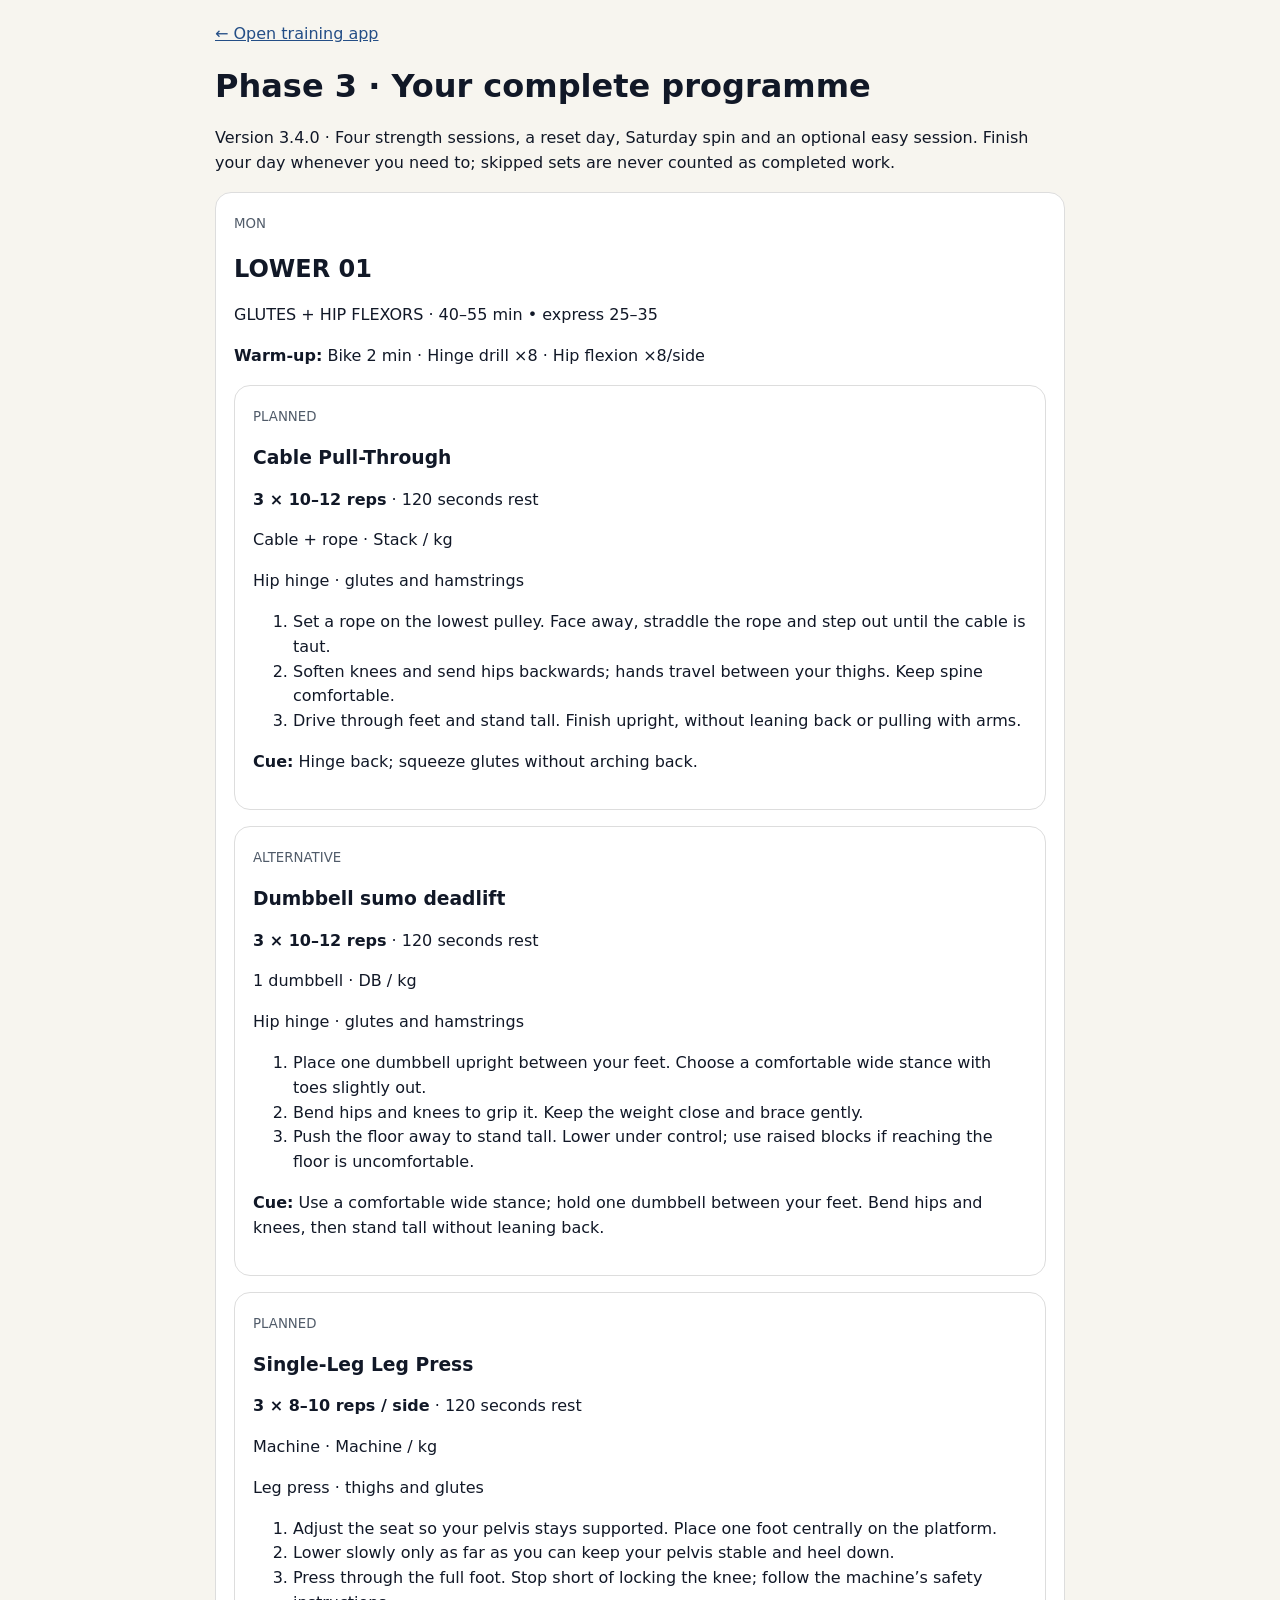
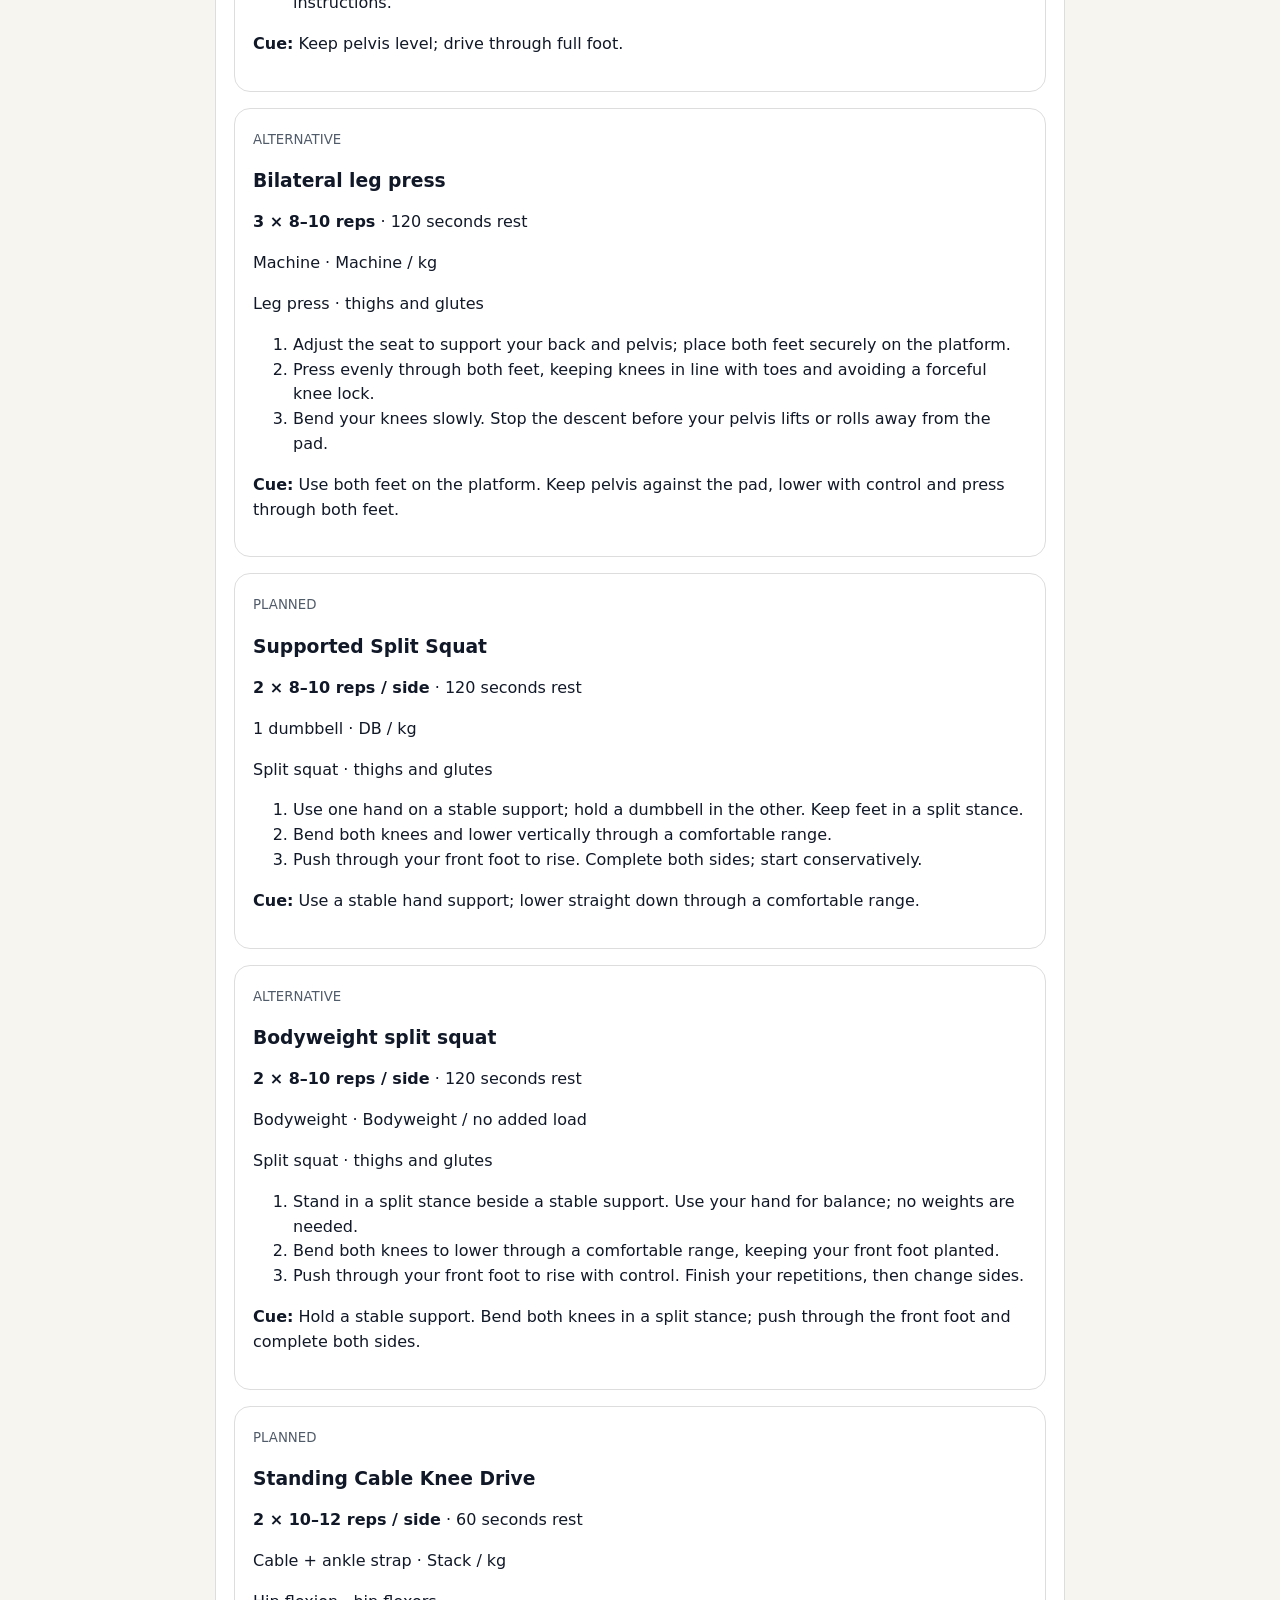
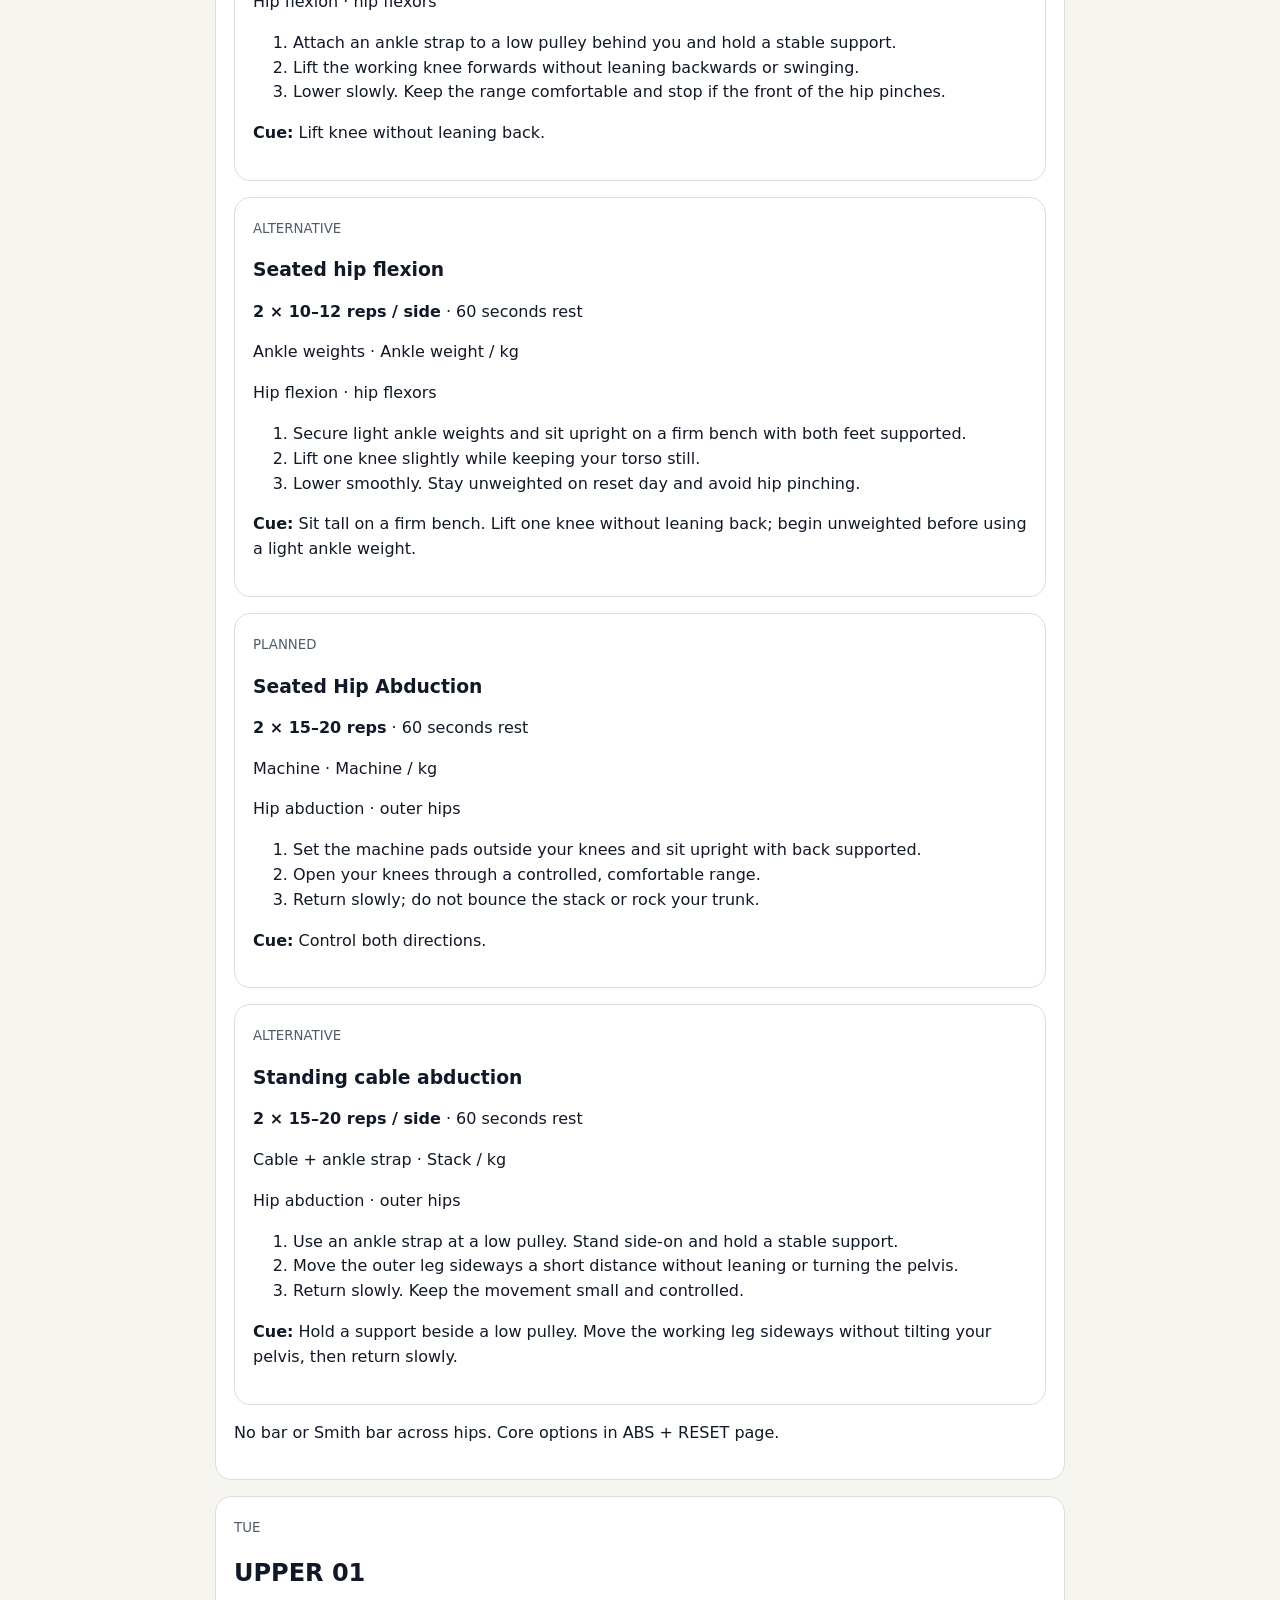
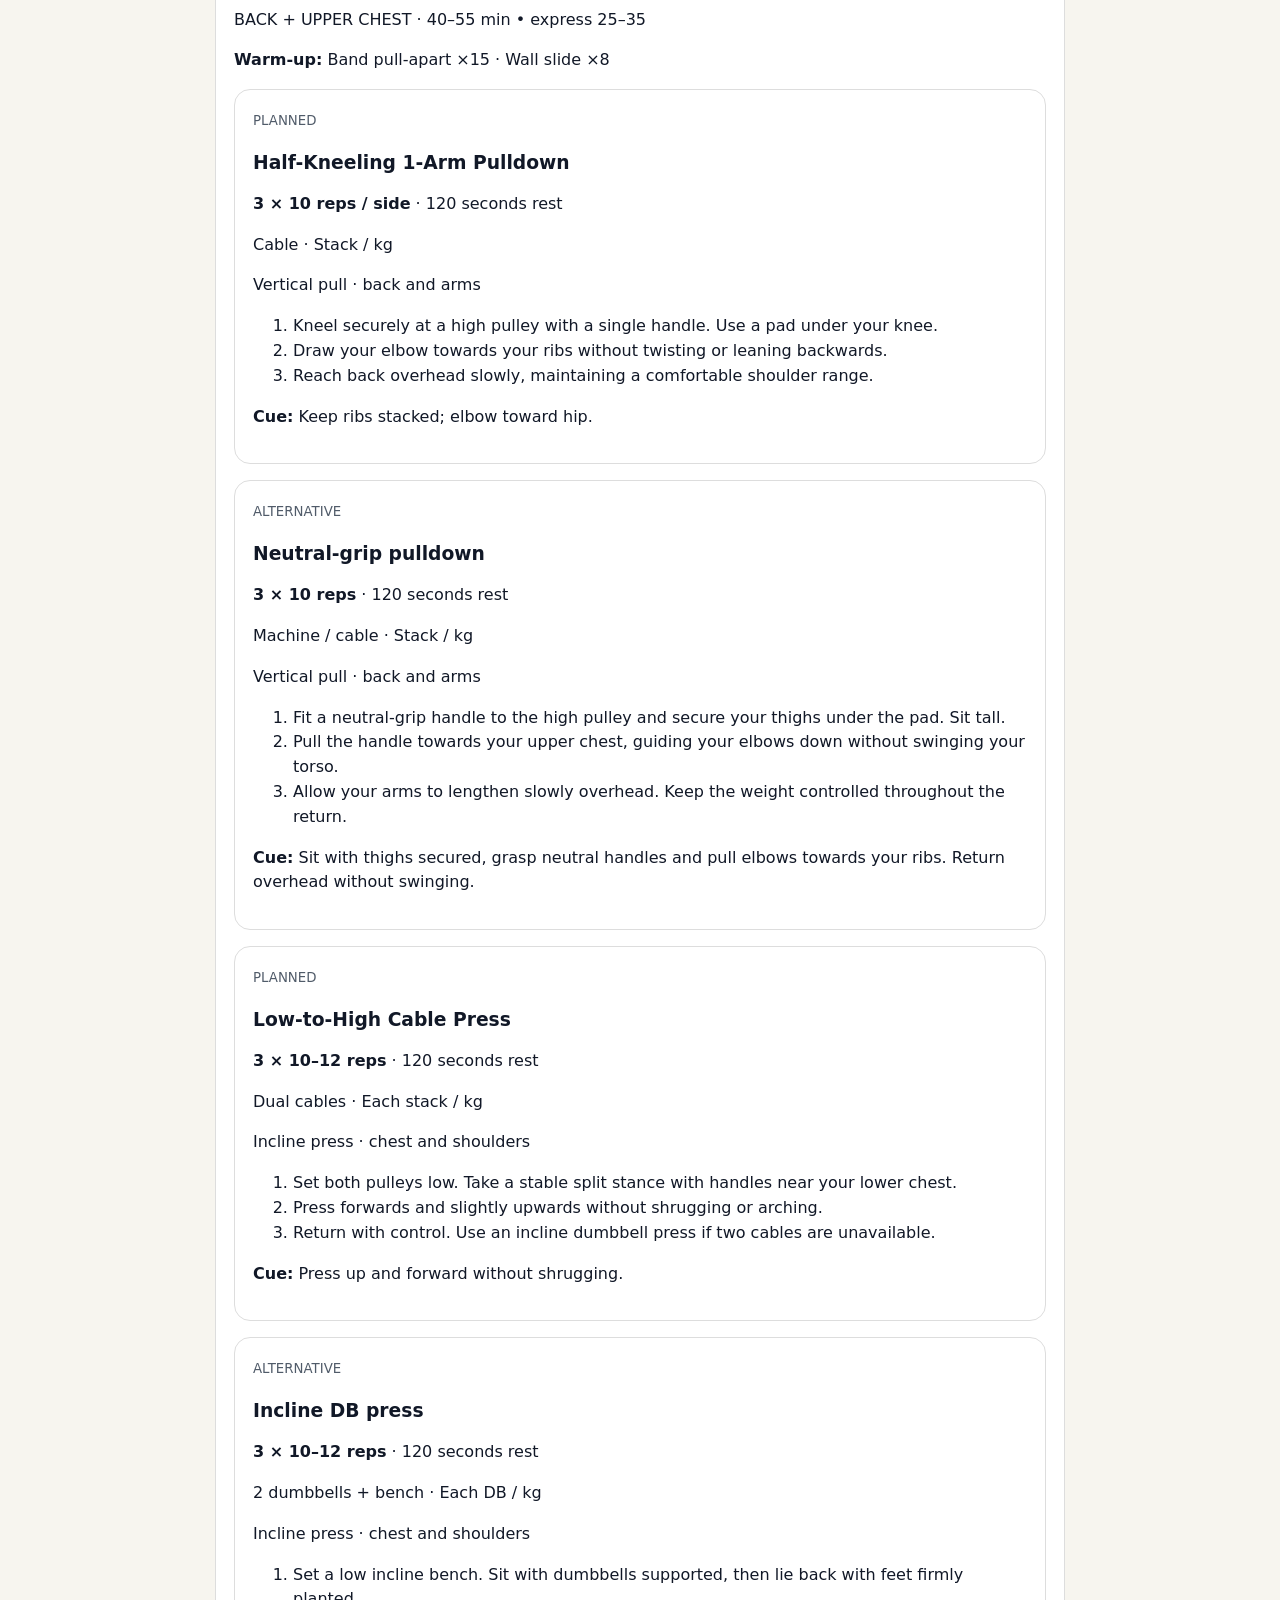
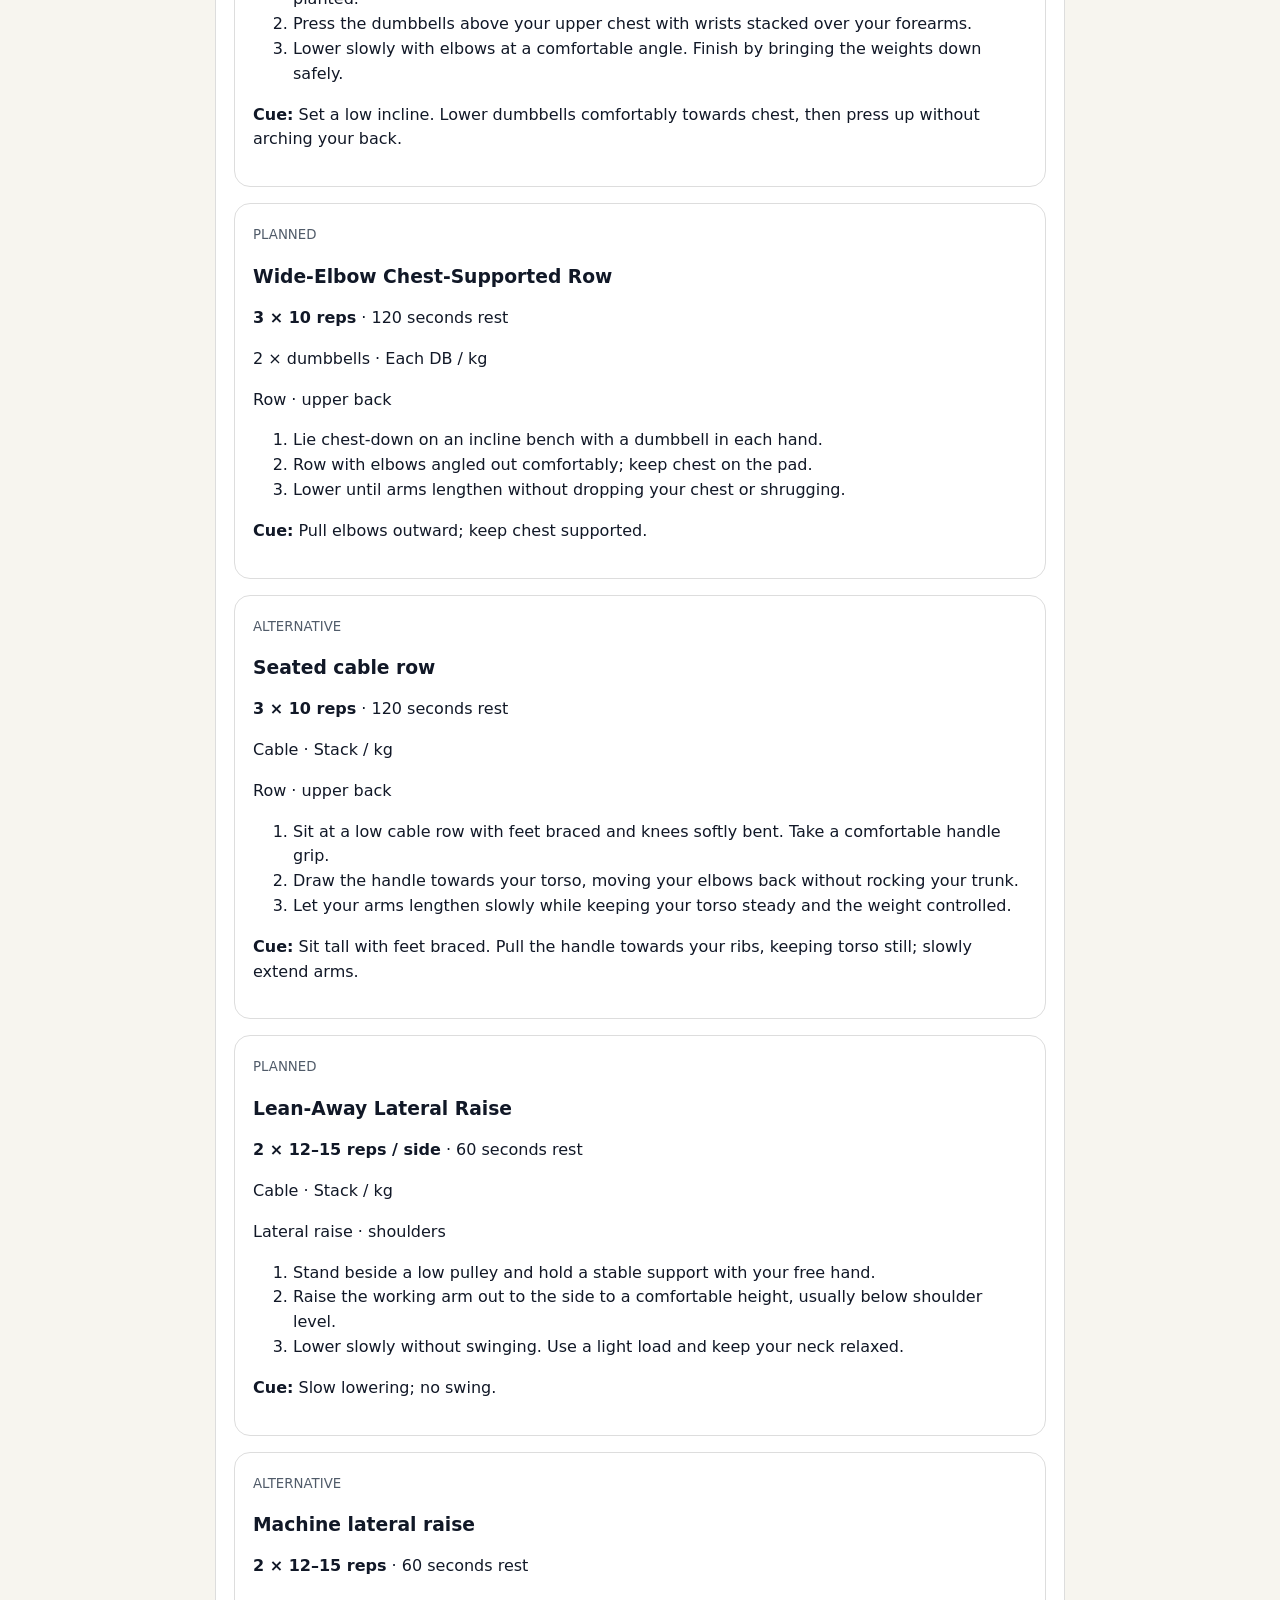
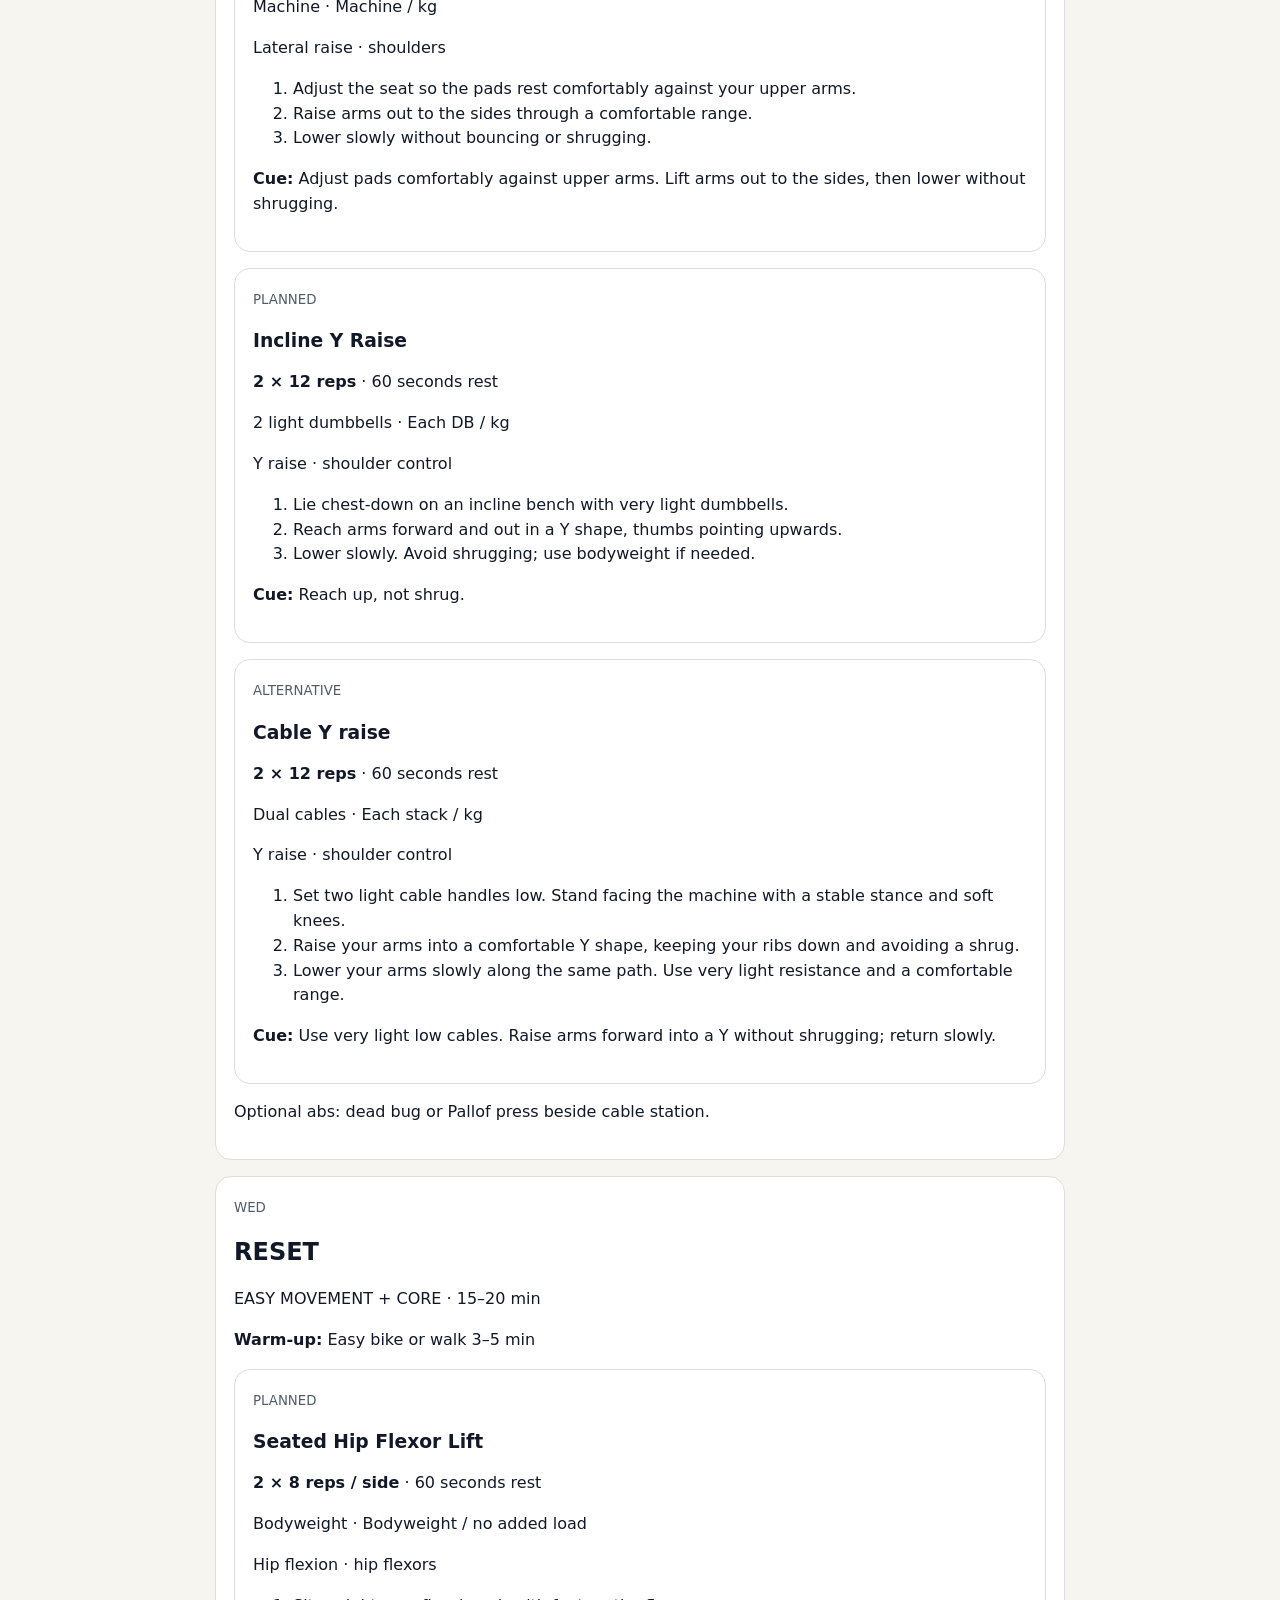
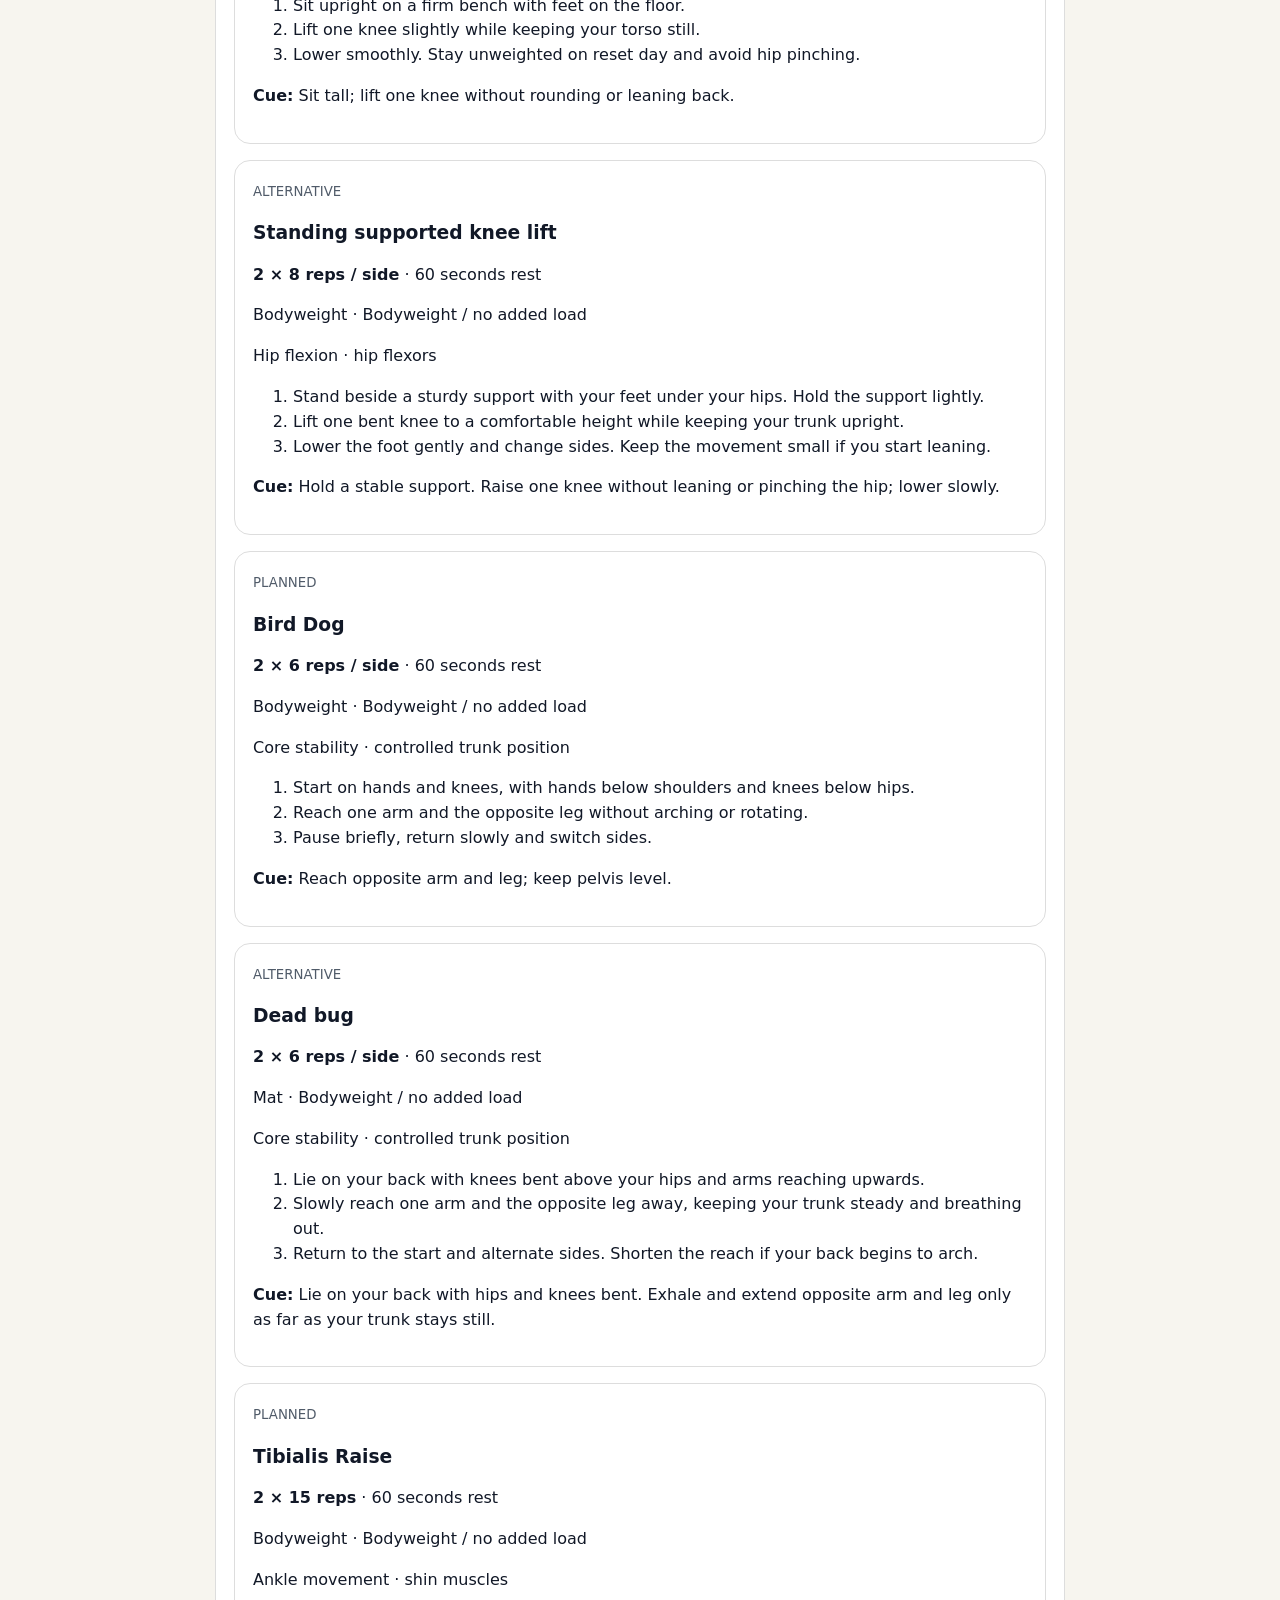
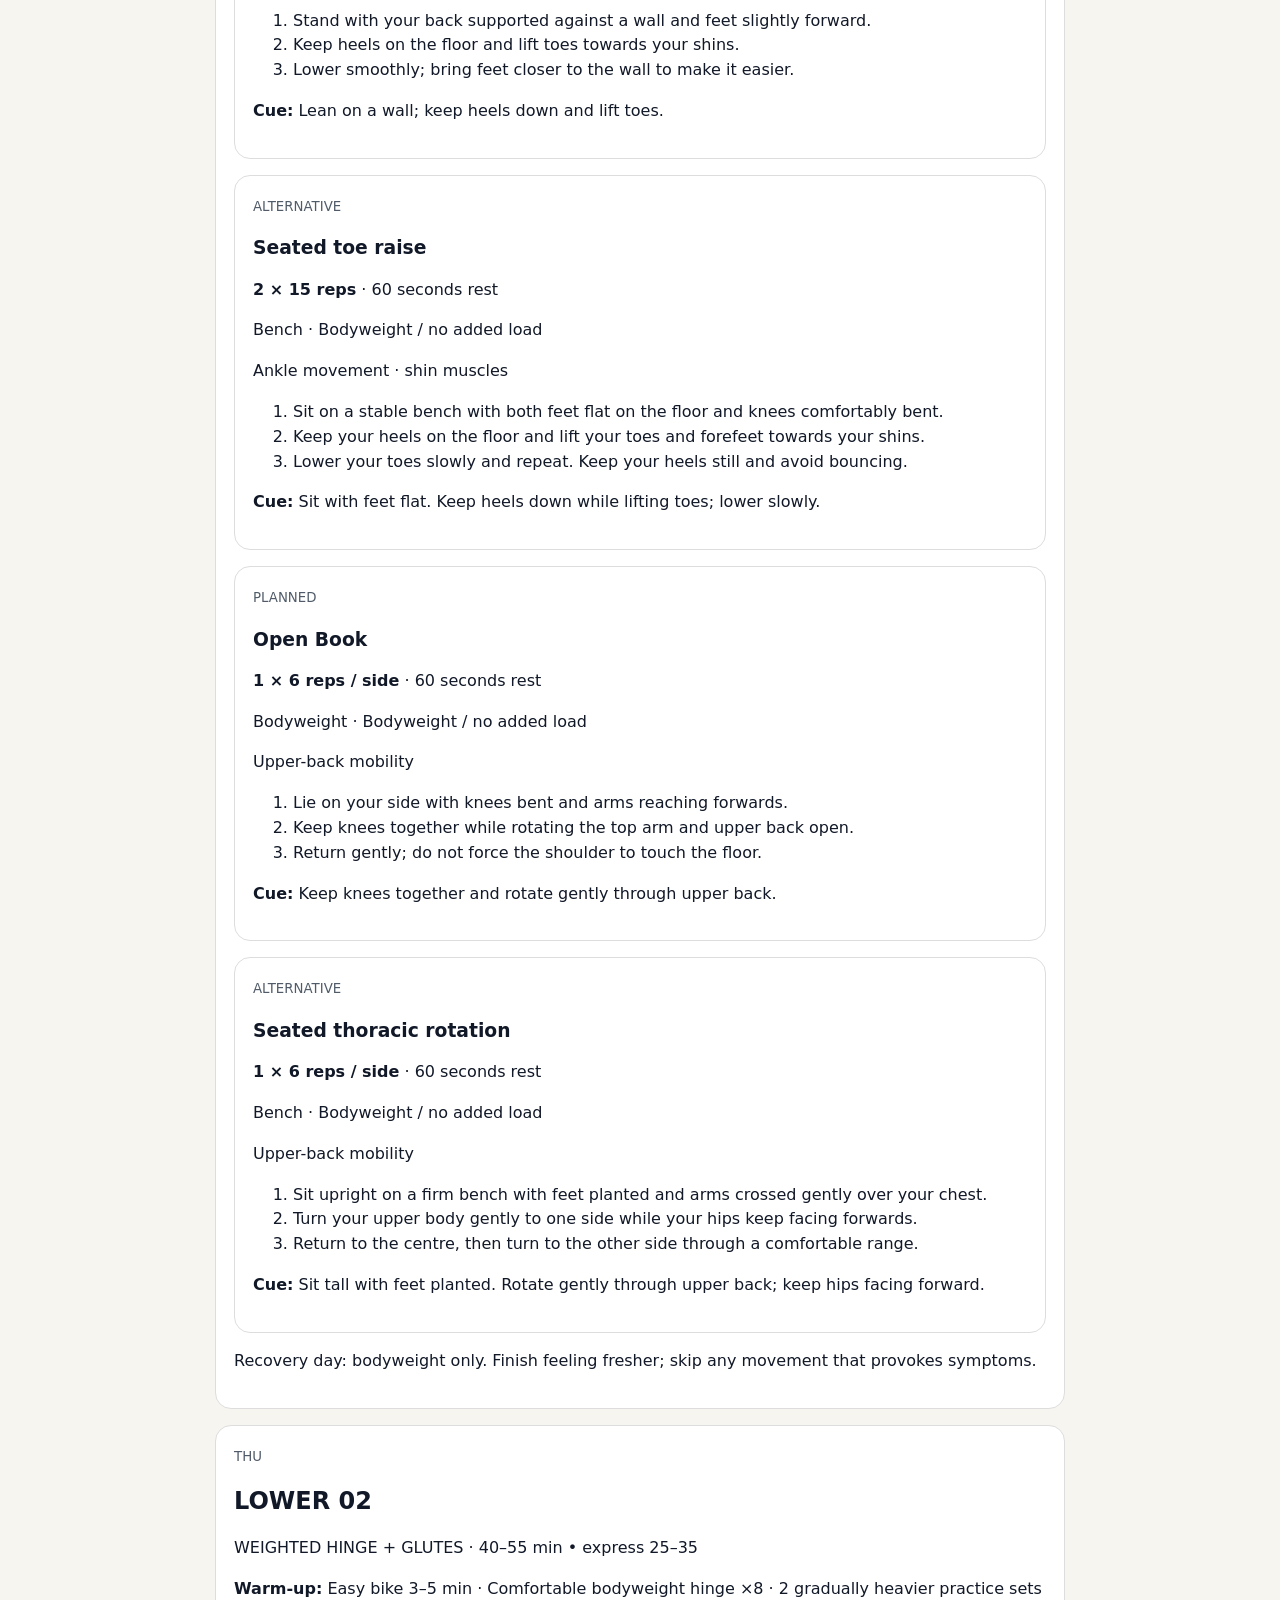
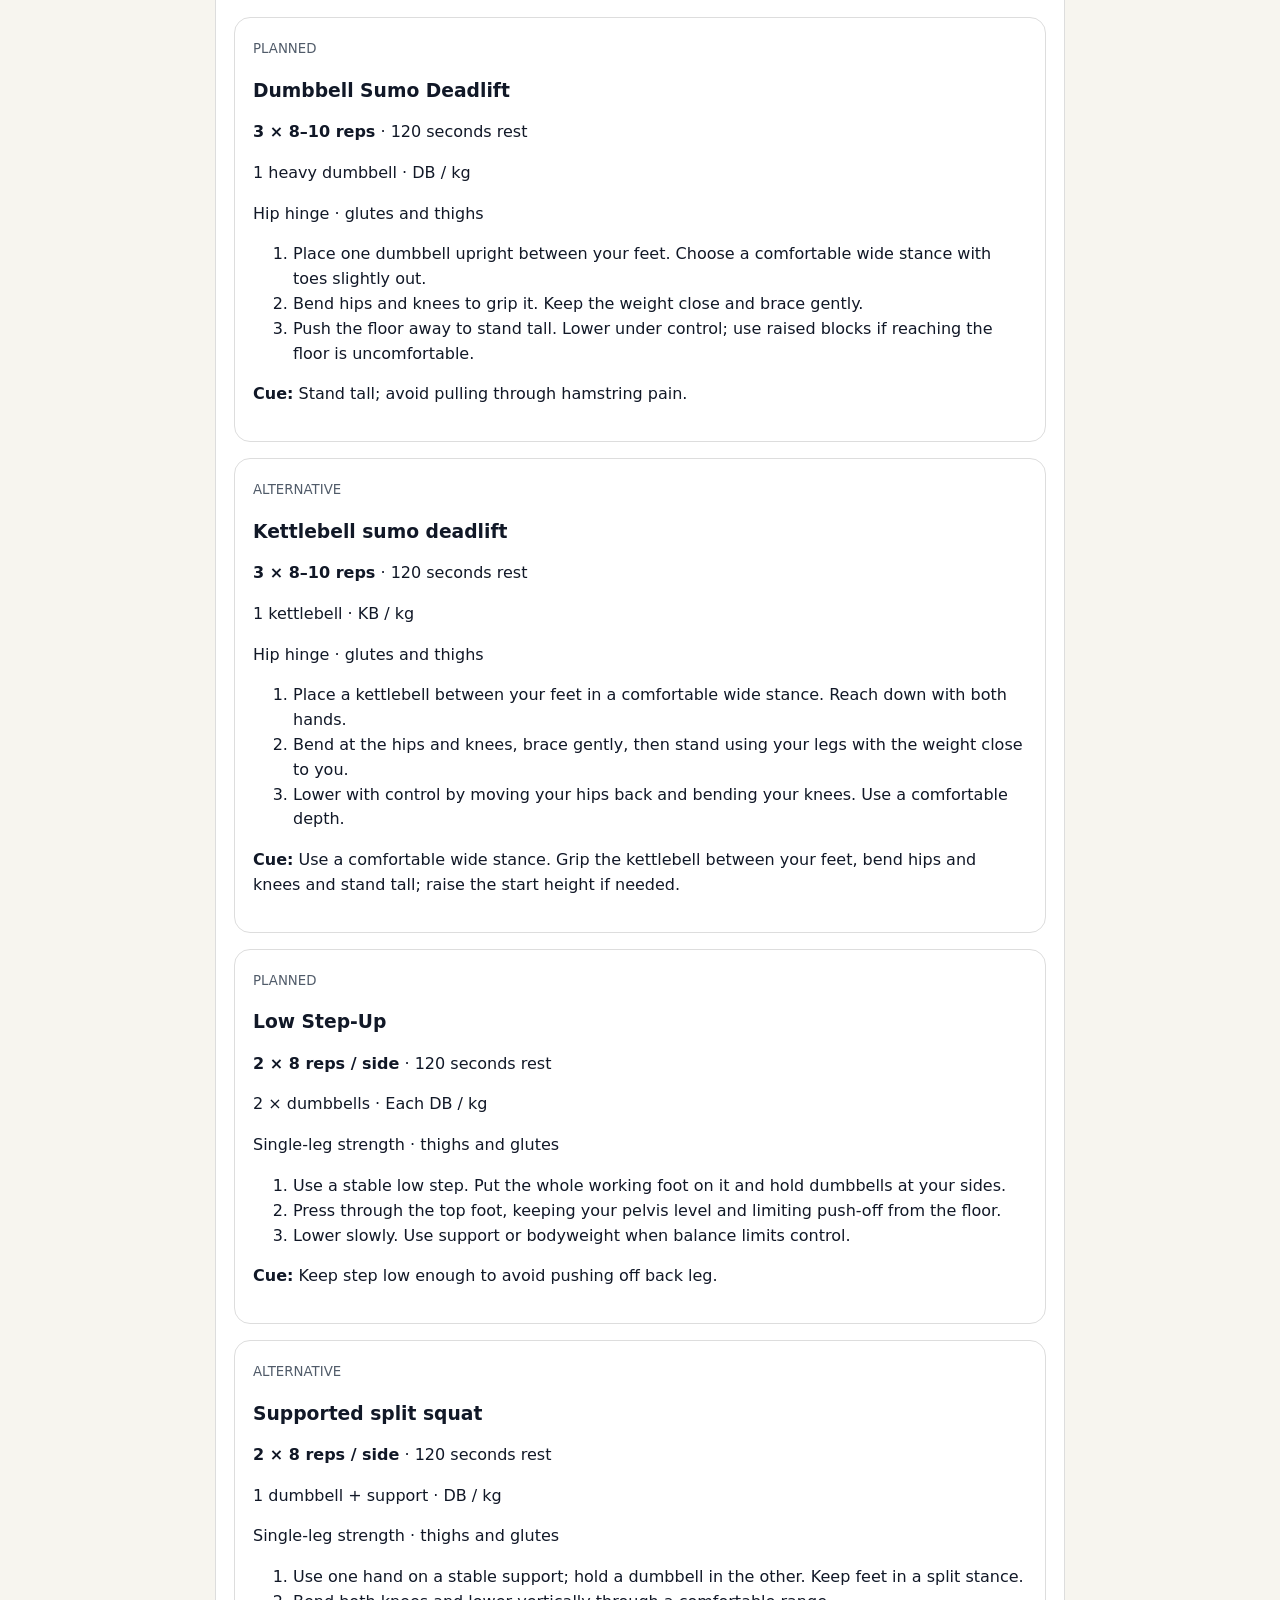
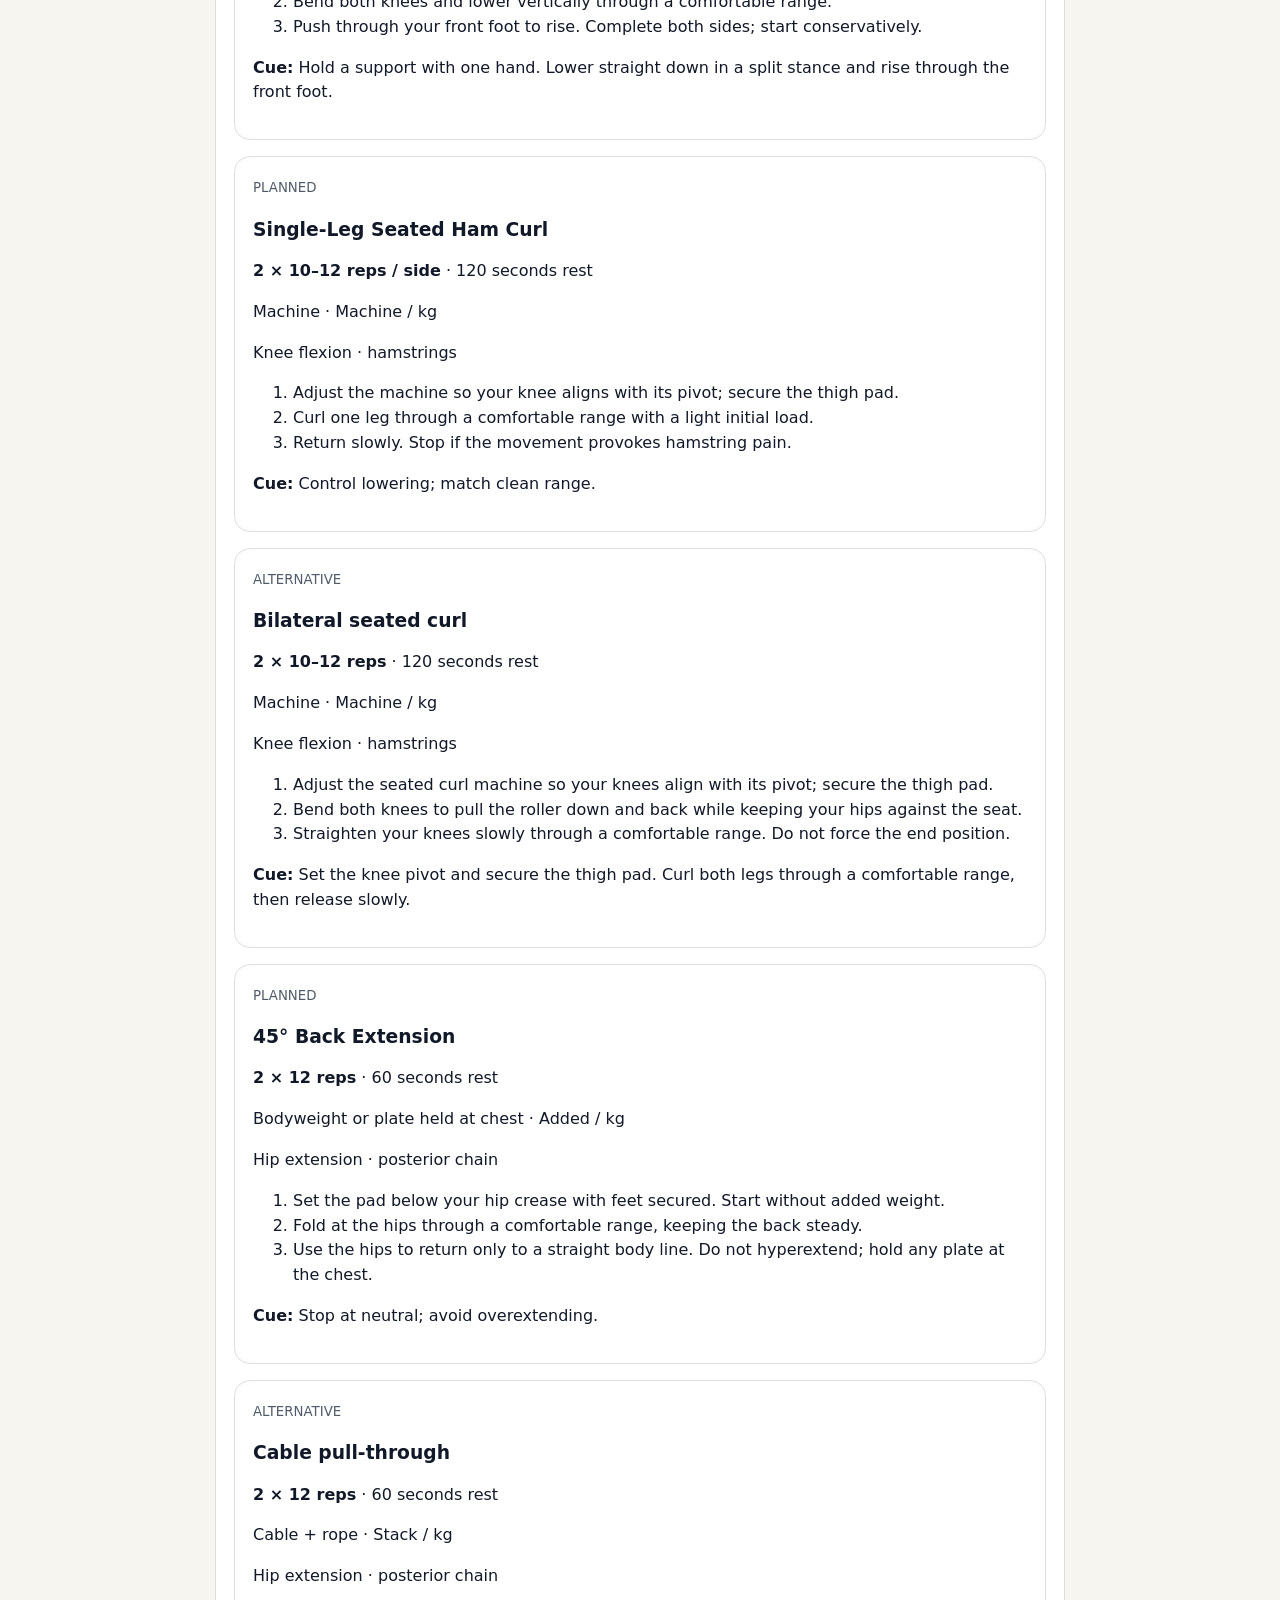
<file: programme.html>
<!doctype html><html lang="en-AU"><head><meta charset="utf-8"><meta name="viewport" content="width=device-width,initial-scale=1"><title>Phase 3 · Complete programme</title><style>body{font:16px/1.55 system-ui;background:#f7f5ef;color:#111827;max-width:850px;margin:auto;padding:22px}section,article{background:white;border:1px solid #ddd;border-radius:16px;padding:18px;margin:16px 0}h1,h2,h3{line-height:1.15}small{color:#505b69}a{color:#244e86}@media print{article{break-inside:avoid}body{font-size:11px;padding:0}}</style></head><body><a href="index.html">← Open training app</a><h1>Phase 3 · Your complete programme</h1><p>Version 3.4.0 · Four strength sessions, a reset day, Saturday spin and an optional easy session. Finish your day whenever you need to; skipped sets are never counted as completed work.</p><section><small>MON</small><h2>LOWER 01</h2><p>GLUTES + HIP FLEXORS · 40–55 min • express 25–35</p><p><b>Warm-up:</b> Bike 2 min · Hinge drill ×8 · Hip flexion ×8/side</p><article><small>PLANNED</small><h3>Cable Pull-Through</h3><p><b>3 × 10–12 reps</b> · 120 seconds rest</p><p>Cable + rope · Stack / kg</p><p>Hip hinge · glutes and hamstrings</p><ol><li>Set a rope on the lowest pulley. Face away, straddle the rope and step out until the cable is taut.</li><li>Soften knees and send hips backwards; hands travel between your thighs. Keep spine comfortable.</li><li>Drive through feet and stand tall. Finish upright, without leaning back or pulling with arms.</li></ol><p><b>Cue:</b> Hinge back; squeeze glutes without arching back.</p></article><article><small>ALTERNATIVE</small><h3>Dumbbell sumo deadlift</h3><p><b>3 × 10–12 reps</b> · 120 seconds rest</p><p>1 dumbbell · DB / kg</p><p>Hip hinge · glutes and hamstrings</p><ol><li>Place one dumbbell upright between your feet. Choose a comfortable wide stance with toes slightly out.</li><li>Bend hips and knees to grip it. Keep the weight close and brace gently.</li><li>Push the floor away to stand tall. Lower under control; use raised blocks if reaching the floor is uncomfortable.</li></ol><p><b>Cue:</b> Use a comfortable wide stance; hold one dumbbell between your feet. Bend hips and knees, then stand tall without leaning back.</p></article><article><small>PLANNED</small><h3>Single-Leg Leg Press</h3><p><b>3 × 8–10 reps / side</b> · 120 seconds rest</p><p>Machine · Machine / kg</p><p>Leg press · thighs and glutes</p><ol><li>Adjust the seat so your pelvis stays supported. Place one foot centrally on the platform.</li><li>Lower slowly only as far as you can keep your pelvis stable and heel down.</li><li>Press through the full foot. Stop short of locking the knee; follow the machine’s safety instructions.</li></ol><p><b>Cue:</b> Keep pelvis level; drive through full foot.</p></article><article><small>ALTERNATIVE</small><h3>Bilateral leg press</h3><p><b>3 × 8–10 reps</b> · 120 seconds rest</p><p>Machine · Machine / kg</p><p>Leg press · thighs and glutes</p><ol><li>Adjust the seat to support your back and pelvis; place both feet securely on the platform.</li><li>Press evenly through both feet, keeping knees in line with toes and avoiding a forceful knee lock.</li><li>Bend your knees slowly. Stop the descent before your pelvis lifts or rolls away from the pad.</li></ol><p><b>Cue:</b> Use both feet on the platform. Keep pelvis against the pad, lower with control and press through both feet.</p></article><article><small>PLANNED</small><h3>Supported Split Squat</h3><p><b>2 × 8–10 reps / side</b> · 120 seconds rest</p><p>1 dumbbell · DB / kg</p><p>Split squat · thighs and glutes</p><ol><li>Use one hand on a stable support; hold a dumbbell in the other. Keep feet in a split stance.</li><li>Bend both knees and lower vertically through a comfortable range.</li><li>Push through your front foot to rise. Complete both sides; start conservatively.</li></ol><p><b>Cue:</b> Use a stable hand support; lower straight down through a comfortable range.</p></article><article><small>ALTERNATIVE</small><h3>Bodyweight split squat</h3><p><b>2 × 8–10 reps / side</b> · 120 seconds rest</p><p>Bodyweight · Bodyweight / no added load</p><p>Split squat · thighs and glutes</p><ol><li>Stand in a split stance beside a stable support. Use your hand for balance; no weights are needed.</li><li>Bend both knees to lower through a comfortable range, keeping your front foot planted.</li><li>Push through your front foot to rise with control. Finish your repetitions, then change sides.</li></ol><p><b>Cue:</b> Hold a stable support. Bend both knees in a split stance; push through the front foot and complete both sides.</p></article><article><small>PLANNED</small><h3>Standing Cable Knee Drive</h3><p><b>2 × 10–12 reps / side</b> · 60 seconds rest</p><p>Cable + ankle strap · Stack / kg</p><p>Hip flexion · hip flexors</p><ol><li>Attach an ankle strap to a low pulley behind you and hold a stable support.</li><li>Lift the working knee forwards without leaning backwards or swinging.</li><li>Lower slowly. Keep the range comfortable and stop if the front of the hip pinches.</li></ol><p><b>Cue:</b> Lift knee without leaning back.</p></article><article><small>ALTERNATIVE</small><h3>Seated hip flexion</h3><p><b>2 × 10–12 reps / side</b> · 60 seconds rest</p><p>Ankle weights · Ankle weight / kg</p><p>Hip flexion · hip flexors</p><ol><li>Secure light ankle weights and sit upright on a firm bench with both feet supported.</li><li>Lift one knee slightly while keeping your torso still.</li><li>Lower smoothly. Stay unweighted on reset day and avoid hip pinching.</li></ol><p><b>Cue:</b> Sit tall on a firm bench. Lift one knee without leaning back; begin unweighted before using a light ankle weight.</p></article><article><small>PLANNED</small><h3>Seated Hip Abduction</h3><p><b>2 × 15–20 reps</b> · 60 seconds rest</p><p>Machine · Machine / kg</p><p>Hip abduction · outer hips</p><ol><li>Set the machine pads outside your knees and sit upright with back supported.</li><li>Open your knees through a controlled, comfortable range.</li><li>Return slowly; do not bounce the stack or rock your trunk.</li></ol><p><b>Cue:</b> Control both directions.</p></article><article><small>ALTERNATIVE</small><h3>Standing cable abduction</h3><p><b>2 × 15–20 reps / side</b> · 60 seconds rest</p><p>Cable + ankle strap · Stack / kg</p><p>Hip abduction · outer hips</p><ol><li>Use an ankle strap at a low pulley. Stand side-on and hold a stable support.</li><li>Move the outer leg sideways a short distance without leaning or turning the pelvis.</li><li>Return slowly. Keep the movement small and controlled.</li></ol><p><b>Cue:</b> Hold a support beside a low pulley. Move the working leg sideways without tilting your pelvis, then return slowly.</p></article><p>No bar or Smith bar across hips. Core options in ABS + RESET page.</p></section><section><small>TUE</small><h2>UPPER 01</h2><p>BACK + UPPER CHEST · 40–55 min • express 25–35</p><p><b>Warm-up:</b> Band pull-apart ×15 · Wall slide ×8</p><article><small>PLANNED</small><h3>Half-Kneeling 1-Arm Pulldown</h3><p><b>3 × 10 reps / side</b> · 120 seconds rest</p><p>Cable · Stack / kg</p><p>Vertical pull · back and arms</p><ol><li>Kneel securely at a high pulley with a single handle. Use a pad under your knee.</li><li>Draw your elbow towards your ribs without twisting or leaning backwards.</li><li>Reach back overhead slowly, maintaining a comfortable shoulder range.</li></ol><p><b>Cue:</b> Keep ribs stacked; elbow toward hip.</p></article><article><small>ALTERNATIVE</small><h3>Neutral-grip pulldown</h3><p><b>3 × 10 reps</b> · 120 seconds rest</p><p>Machine / cable · Stack / kg</p><p>Vertical pull · back and arms</p><ol><li>Fit a neutral-grip handle to the high pulley and secure your thighs under the pad. Sit tall.</li><li>Pull the handle towards your upper chest, guiding your elbows down without swinging your torso.</li><li>Allow your arms to lengthen slowly overhead. Keep the weight controlled throughout the return.</li></ol><p><b>Cue:</b> Sit with thighs secured, grasp neutral handles and pull elbows towards your ribs. Return overhead without swinging.</p></article><article><small>PLANNED</small><h3>Low-to-High Cable Press</h3><p><b>3 × 10–12 reps</b> · 120 seconds rest</p><p>Dual cables · Each stack / kg</p><p>Incline press · chest and shoulders</p><ol><li>Set both pulleys low. Take a stable split stance with handles near your lower chest.</li><li>Press forwards and slightly upwards without shrugging or arching.</li><li>Return with control. Use an incline dumbbell press if two cables are unavailable.</li></ol><p><b>Cue:</b> Press up and forward without shrugging.</p></article><article><small>ALTERNATIVE</small><h3>Incline DB press</h3><p><b>3 × 10–12 reps</b> · 120 seconds rest</p><p>2 dumbbells + bench · Each DB / kg</p><p>Incline press · chest and shoulders</p><ol><li>Set a low incline bench. Sit with dumbbells supported, then lie back with feet firmly planted.</li><li>Press the dumbbells above your upper chest with wrists stacked over your forearms.</li><li>Lower slowly with elbows at a comfortable angle. Finish by bringing the weights down safely.</li></ol><p><b>Cue:</b> Set a low incline. Lower dumbbells comfortably towards chest, then press up without arching your back.</p></article><article><small>PLANNED</small><h3>Wide-Elbow Chest-Supported Row</h3><p><b>3 × 10 reps</b> · 120 seconds rest</p><p>2 × dumbbells · Each DB / kg</p><p>Row · upper back</p><ol><li>Lie chest-down on an incline bench with a dumbbell in each hand.</li><li>Row with elbows angled out comfortably; keep chest on the pad.</li><li>Lower until arms lengthen without dropping your chest or shrugging.</li></ol><p><b>Cue:</b> Pull elbows outward; keep chest supported.</p></article><article><small>ALTERNATIVE</small><h3>Seated cable row</h3><p><b>3 × 10 reps</b> · 120 seconds rest</p><p>Cable · Stack / kg</p><p>Row · upper back</p><ol><li>Sit at a low cable row with feet braced and knees softly bent. Take a comfortable handle grip.</li><li>Draw the handle towards your torso, moving your elbows back without rocking your trunk.</li><li>Let your arms lengthen slowly while keeping your torso steady and the weight controlled.</li></ol><p><b>Cue:</b> Sit tall with feet braced. Pull the handle towards your ribs, keeping torso still; slowly extend arms.</p></article><article><small>PLANNED</small><h3>Lean-Away Lateral Raise</h3><p><b>2 × 12–15 reps / side</b> · 60 seconds rest</p><p>Cable · Stack / kg</p><p>Lateral raise · shoulders</p><ol><li>Stand beside a low pulley and hold a stable support with your free hand.</li><li>Raise the working arm out to the side to a comfortable height, usually below shoulder level.</li><li>Lower slowly without swinging. Use a light load and keep your neck relaxed.</li></ol><p><b>Cue:</b> Slow lowering; no swing.</p></article><article><small>ALTERNATIVE</small><h3>Machine lateral raise</h3><p><b>2 × 12–15 reps</b> · 60 seconds rest</p><p>Machine · Machine / kg</p><p>Lateral raise · shoulders</p><ol><li>Adjust the seat so the pads rest comfortably against your upper arms.</li><li>Raise arms out to the sides through a comfortable range.</li><li>Lower slowly without bouncing or shrugging.</li></ol><p><b>Cue:</b> Adjust pads comfortably against upper arms. Lift arms out to the sides, then lower without shrugging.</p></article><article><small>PLANNED</small><h3>Incline Y Raise</h3><p><b>2 × 12 reps</b> · 60 seconds rest</p><p>2 light dumbbells · Each DB / kg</p><p>Y raise · shoulder control</p><ol><li>Lie chest-down on an incline bench with very light dumbbells.</li><li>Reach arms forward and out in a Y shape, thumbs pointing upwards.</li><li>Lower slowly. Avoid shrugging; use bodyweight if needed.</li></ol><p><b>Cue:</b> Reach up, not shrug.</p></article><article><small>ALTERNATIVE</small><h3>Cable Y raise</h3><p><b>2 × 12 reps</b> · 60 seconds rest</p><p>Dual cables · Each stack / kg</p><p>Y raise · shoulder control</p><ol><li>Set two light cable handles low. Stand facing the machine with a stable stance and soft knees.</li><li>Raise your arms into a comfortable Y shape, keeping your ribs down and avoiding a shrug.</li><li>Lower your arms slowly along the same path. Use very light resistance and a comfortable range.</li></ol><p><b>Cue:</b> Use very light low cables. Raise arms forward into a Y without shrugging; return slowly.</p></article><p>Optional abs: dead bug or Pallof press beside cable station.</p></section><section><small>WED</small><h2>RESET</h2><p>EASY MOVEMENT + CORE · 15–20 min</p><p><b>Warm-up:</b> Easy bike or walk 3–5 min</p><article><small>PLANNED</small><h3>Seated Hip Flexor Lift</h3><p><b>2 × 8 reps / side</b> · 60 seconds rest</p><p>Bodyweight · Bodyweight / no added load</p><p>Hip flexion · hip flexors</p><ol><li>Sit upright on a firm bench with feet on the floor.</li><li>Lift one knee slightly while keeping your torso still.</li><li>Lower smoothly. Stay unweighted on reset day and avoid hip pinching.</li></ol><p><b>Cue:</b> Sit tall; lift one knee without rounding or leaning back.</p></article><article><small>ALTERNATIVE</small><h3>Standing supported knee lift</h3><p><b>2 × 8 reps / side</b> · 60 seconds rest</p><p>Bodyweight · Bodyweight / no added load</p><p>Hip flexion · hip flexors</p><ol><li>Stand beside a sturdy support with your feet under your hips. Hold the support lightly.</li><li>Lift one bent knee to a comfortable height while keeping your trunk upright.</li><li>Lower the foot gently and change sides. Keep the movement small if you start leaning.</li></ol><p><b>Cue:</b> Hold a stable support. Raise one knee without leaning or pinching the hip; lower slowly.</p></article><article><small>PLANNED</small><h3>Bird Dog</h3><p><b>2 × 6 reps / side</b> · 60 seconds rest</p><p>Bodyweight · Bodyweight / no added load</p><p>Core stability · controlled trunk position</p><ol><li>Start on hands and knees, with hands below shoulders and knees below hips.</li><li>Reach one arm and the opposite leg without arching or rotating.</li><li>Pause briefly, return slowly and switch sides.</li></ol><p><b>Cue:</b> Reach opposite arm and leg; keep pelvis level.</p></article><article><small>ALTERNATIVE</small><h3>Dead bug</h3><p><b>2 × 6 reps / side</b> · 60 seconds rest</p><p>Mat · Bodyweight / no added load</p><p>Core stability · controlled trunk position</p><ol><li>Lie on your back with knees bent above your hips and arms reaching upwards.</li><li>Slowly reach one arm and the opposite leg away, keeping your trunk steady and breathing out.</li><li>Return to the start and alternate sides. Shorten the reach if your back begins to arch.</li></ol><p><b>Cue:</b> Lie on your back with hips and knees bent. Exhale and extend opposite arm and leg only as far as your trunk stays still.</p></article><article><small>PLANNED</small><h3>Tibialis Raise</h3><p><b>2 × 15 reps</b> · 60 seconds rest</p><p>Bodyweight · Bodyweight / no added load</p><p>Ankle movement · shin muscles</p><ol><li>Stand with your back supported against a wall and feet slightly forward.</li><li>Keep heels on the floor and lift toes towards your shins.</li><li>Lower smoothly; bring feet closer to the wall to make it easier.</li></ol><p><b>Cue:</b> Lean on a wall; keep heels down and lift toes.</p></article><article><small>ALTERNATIVE</small><h3>Seated toe raise</h3><p><b>2 × 15 reps</b> · 60 seconds rest</p><p>Bench · Bodyweight / no added load</p><p>Ankle movement · shin muscles</p><ol><li>Sit on a stable bench with both feet flat on the floor and knees comfortably bent.</li><li>Keep your heels on the floor and lift your toes and forefeet towards your shins.</li><li>Lower your toes slowly and repeat. Keep your heels still and avoid bouncing.</li></ol><p><b>Cue:</b> Sit with feet flat. Keep heels down while lifting toes; lower slowly.</p></article><article><small>PLANNED</small><h3>Open Book</h3><p><b>1 × 6 reps / side</b> · 60 seconds rest</p><p>Bodyweight · Bodyweight / no added load</p><p>Upper-back mobility</p><ol><li>Lie on your side with knees bent and arms reaching forwards.</li><li>Keep knees together while rotating the top arm and upper back open.</li><li>Return gently; do not force the shoulder to touch the floor.</li></ol><p><b>Cue:</b> Keep knees together and rotate gently through upper back.</p></article><article><small>ALTERNATIVE</small><h3>Seated thoracic rotation</h3><p><b>1 × 6 reps / side</b> · 60 seconds rest</p><p>Bench · Bodyweight / no added load</p><p>Upper-back mobility</p><ol><li>Sit upright on a firm bench with feet planted and arms crossed gently over your chest.</li><li>Turn your upper body gently to one side while your hips keep facing forwards.</li><li>Return to the centre, then turn to the other side through a comfortable range.</li></ol><p><b>Cue:</b> Sit tall with feet planted. Rotate gently through upper back; keep hips facing forward.</p></article><p>Recovery day: bodyweight only. Finish feeling fresher; skip any movement that provokes symptoms.</p></section><section><small>THU</small><h2>LOWER 02</h2><p>WEIGHTED HINGE + GLUTES · 40–55 min • express 25–35</p><p><b>Warm-up:</b> Easy bike 3–5 min · Comfortable bodyweight hinge ×8 · 2 gradually heavier practice sets</p><article><small>PLANNED</small><h3>Dumbbell Sumo Deadlift</h3><p><b>3 × 8–10 reps</b> · 120 seconds rest</p><p>1 heavy dumbbell · DB / kg</p><p>Hip hinge · glutes and thighs</p><ol><li>Place one dumbbell upright between your feet. Choose a comfortable wide stance with toes slightly out.</li><li>Bend hips and knees to grip it. Keep the weight close and brace gently.</li><li>Push the floor away to stand tall. Lower under control; use raised blocks if reaching the floor is uncomfortable.</li></ol><p><b>Cue:</b> Stand tall; avoid pulling through hamstring pain.</p></article><article><small>ALTERNATIVE</small><h3>Kettlebell sumo deadlift</h3><p><b>3 × 8–10 reps</b> · 120 seconds rest</p><p>1 kettlebell · KB / kg</p><p>Hip hinge · glutes and thighs</p><ol><li>Place a kettlebell between your feet in a comfortable wide stance. Reach down with both hands.</li><li>Bend at the hips and knees, brace gently, then stand using your legs with the weight close to you.</li><li>Lower with control by moving your hips back and bending your knees. Use a comfortable depth.</li></ol><p><b>Cue:</b> Use a comfortable wide stance. Grip the kettlebell between your feet, bend hips and knees and stand tall; raise the start height if needed.</p></article><article><small>PLANNED</small><h3>Low Step-Up</h3><p><b>2 × 8 reps / side</b> · 120 seconds rest</p><p>2 × dumbbells · Each DB / kg</p><p>Single-leg strength · thighs and glutes</p><ol><li>Use a stable low step. Put the whole working foot on it and hold dumbbells at your sides.</li><li>Press through the top foot, keeping your pelvis level and limiting push-off from the floor.</li><li>Lower slowly. Use support or bodyweight when balance limits control.</li></ol><p><b>Cue:</b> Keep step low enough to avoid pushing off back leg.</p></article><article><small>ALTERNATIVE</small><h3>Supported split squat</h3><p><b>2 × 8 reps / side</b> · 120 seconds rest</p><p>1 dumbbell + support · DB / kg</p><p>Single-leg strength · thighs and glutes</p><ol><li>Use one hand on a stable support; hold a dumbbell in the other. Keep feet in a split stance.</li><li>Bend both knees and lower vertically through a comfortable range.</li><li>Push through your front foot to rise. Complete both sides; start conservatively.</li></ol><p><b>Cue:</b> Hold a support with one hand. Lower straight down in a split stance and rise through the front foot.</p></article><article><small>PLANNED</small><h3>Single-Leg Seated Ham Curl</h3><p><b>2 × 10–12 reps / side</b> · 120 seconds rest</p><p>Machine · Machine / kg</p><p>Knee flexion · hamstrings</p><ol><li>Adjust the machine so your knee aligns with its pivot; secure the thigh pad.</li><li>Curl one leg through a comfortable range with a light initial load.</li><li>Return slowly. Stop if the movement provokes hamstring pain.</li></ol><p><b>Cue:</b> Control lowering; match clean range.</p></article><article><small>ALTERNATIVE</small><h3>Bilateral seated curl</h3><p><b>2 × 10–12 reps</b> · 120 seconds rest</p><p>Machine · Machine / kg</p><p>Knee flexion · hamstrings</p><ol><li>Adjust the seated curl machine so your knees align with its pivot; secure the thigh pad.</li><li>Bend both knees to pull the roller down and back while keeping your hips against the seat.</li><li>Straighten your knees slowly through a comfortable range. Do not force the end position.</li></ol><p><b>Cue:</b> Set the knee pivot and secure the thigh pad. Curl both legs through a comfortable range, then release slowly.</p></article><article><small>PLANNED</small><h3>45° Back Extension</h3><p><b>2 × 12 reps</b> · 60 seconds rest</p><p>Bodyweight or plate held at chest · Added / kg</p><p>Hip extension · posterior chain</p><ol><li>Set the pad below your hip crease with feet secured. Start without added weight.</li><li>Fold at the hips through a comfortable range, keeping the back steady.</li><li>Use the hips to return only to a straight body line. Do not hyperextend; hold any plate at the chest.</li></ol><p><b>Cue:</b> Stop at neutral; avoid overextending.</p></article><article><small>ALTERNATIVE</small><h3>Cable pull-through</h3><p><b>2 × 12 reps</b> · 60 seconds rest</p><p>Cable + rope · Stack / kg</p><p>Hip extension · posterior chain</p><ol><li>Set a rope on the lowest pulley. Face away, straddle the rope and step out until the cable is taut.</li><li>Soften knees and send hips backwards; hands travel between your thighs. Keep spine comfortable.</li><li>Drive through feet and stand tall. Finish upright, without leaning back or pulling with arms.</li></ol><p><b>Cue:</b> Face away from a low pulley with rope between thighs. Hinge hips backwards then stand tall; do not lean back.</p></article><article><small>PLANNED</small><h3>Standing Cable Hip Abduction</h3><p><b>2 × 15 reps / side</b> · 60 seconds rest</p><p>Cable + ankle strap · Stack / kg</p><p>Hip abduction · outer hips</p><ol><li>Use an ankle strap at a low pulley. Stand side-on and hold a stable support.</li><li>Move the outer leg sideways a short distance without leaning or turning the pelvis.</li><li>Return slowly. Keep the movement small and controlled.</li></ol><p><b>Cue:</b> Keep pelvis steady.</p></article><article><small>ALTERNATIVE</small><h3>Hip abduction machine</h3><p><b>2 × 15 reps</b> · 60 seconds rest</p><p>Machine · Machine / kg</p><p>Hip abduction · outer hips</p><ol><li>Set the machine pads outside your knees and sit upright with back supported.</li><li>Open your knees through a controlled, comfortable range.</li><li>Return slowly; do not bounce the stack or rock your trunk.</li></ol><p><b>Cue:</b> Sit with pads outside your knees. Open knees through a controlled range, then return without rocking.</p></article><p>Monitor left hamstring response during and the next morning. Core options in ABS + RESET.</p></section><section><small>FRI</small><h2>UPPER 02</h2><p>SHOULDERS + SHAPE · 40–55 min • express 25–35</p><p><b>Warm-up:</b> Wall slide ×8 · Light row ×12</p><article><small>PLANNED</small><h3>Neutral-Grip Incline DB Press</h3><p><b>3 × 8–10 reps</b> · 120 seconds rest</p><p>2 × dumbbells · Each DB / kg</p><p>Incline press · chest and shoulders</p><ol><li>Set a low incline bench and hold dumbbells with palms facing each other.</li><li>Lower with wrists stacked over elbows and shoulders comfortable.</li><li>Press upwards without arching your lower back or banging the weights together.</li></ol><p><b>Cue:</b> Keep wrists neutral and ribs down.</p></article><article><small>ALTERNATIVE</small><h3>Incline machine press</h3><p><b>3 × 8–10 reps</b> · 120 seconds rest</p><p>Machine · Machine / kg</p><p>Incline press · chest and shoulders</p><ol><li>Adjust the machine seat so the handles begin near your upper chest, with your back supported.</li><li>Press the handles forwards and upwards along the machine path without shrugging or arching.</li><li>Return slowly to a comfortable starting position. Do not let the weight stack crash down.</li></ol><p><b>Cue:</b> Adjust handles to chest level. Press through a comfortable path, keeping back supported; return slowly.</p></article><article><small>PLANNED</small><h3>Seated Dumbbell Shoulder Press</h3><p><b>2 × 8–10 reps</b> · 120 seconds rest</p><p>2 dumbbells · Each DB / kg</p><p>Overhead press · shoulders</p><ol><li>Sit with back supported and feet planted; bring dumbbells to shoulder height.</li><li>Press upwards in a comfortable path while keeping ribs down.</li><li>Lower slowly; stop if you feel shoulder pain or need to arch to finish.</li></ol><p><b>Cue:</b> Back supported; press through a comfortable range without arching.</p></article><article><small>ALTERNATIVE</small><h3>Machine shoulder press</h3><p><b>2 × 8–10 reps</b> · 120 seconds rest</p><p>Machine · Machine / kg</p><p>Overhead press · shoulders</p><ol><li>Adjust the seat so the handles start around shoulder height. Support your back and plant your feet.</li><li>Press upwards smoothly, keeping your ribs steady and shoulders comfortable.</li><li>Lower slowly to the starting position. Avoid forcing the elbows far behind your body.</li></ol><p><b>Cue:</b> Adjust seat and use a comfortable grip. Press overhead without arching; lower under control.</p></article><article><small>PLANNED</small><h3>Seated Cable High Row</h3><p><b>3 × 10 reps</b> · 120 seconds rest</p><p>Cable · Stack / kg</p><p>Row · upper back</p><ol><li>Sit at a cable row with a suitable handle and feet braced.</li><li>Pull towards your upper ribs, with elbows in a comfortable angle.</li><li>Extend your arms slowly without swinging your trunk.</li></ol><p><b>Cue:</b> Pull toward upper ribs.</p></article><article><small>ALTERNATIVE</small><h3>Chest-supported row</h3><p><b>3 × 10 reps</b> · 120 seconds rest</p><p>2 dumbbells + bench · Each DB / kg</p><p>Row · upper back</p><ol><li>Lie chest-down on an incline bench with a dumbbell in each hand.</li><li>Row with elbows angled out comfortably; keep chest on the pad.</li><li>Lower until arms lengthen without dropping your chest or shrugging.</li></ol><p><b>Cue:</b> Support your chest on an incline bench. Pull elbows towards ribs and lower the weights slowly.</p></article><article><small>PLANNED</small><h3>Machine Lateral Raise</h3><p><b>2 × 12–15 reps</b> · 60 seconds rest</p><p>Machine · Machine / kg</p><p>Lateral raise · shoulders</p><ol><li>Adjust the seat so the pads rest comfortably against your upper arms.</li><li>Raise arms out to the sides through a comfortable range.</li><li>Lower slowly without bouncing or shrugging.</li></ol><p><b>Cue:</b> Control lowering.</p></article><article><small>ALTERNATIVE</small><h3>Cable lateral raise</h3><p><b>2 × 12–15 reps / side</b> · 60 seconds rest</p><p>Cable · Stack / kg</p><p>Lateral raise · shoulders</p><ol><li>Set a single handle on a low pulley. Stand side-on and hold a stable support with your free hand.</li><li>With a slight elbow bend, raise the working arm outwards through a comfortable range.</li><li>Lower the handle slowly without swinging. Complete your repetitions, then change sides.</li></ol><p><b>Cue:</b> Stand beside a low cable and raise one arm sideways through a comfortable range, then lower slowly.</p></article><article><small>PLANNED</small><h3>Reverse Cable Fly</h3><p><b>2 × 15 reps</b> · 60 seconds rest</p><p>Dual cables · Each stack / kg</p><p>Reverse fly · rear shoulders</p><ol><li>Set pulleys around shoulder height with light resistance. Take a stable stance.</li><li>With soft elbows, open arms outwards without thrusting your chest forwards.</li><li>Return slowly. A reverse pec deck is an easier setup if dual cables are busy.</li></ol><p><b>Cue:</b> Soft elbows; move from shoulder.</p></article><article><small>ALTERNATIVE</small><h3>Reverse pec deck</h3><p><b>2 × 15 reps</b> · 60 seconds rest</p><p>Machine · Machine / kg</p><p>Reverse fly · rear shoulders</p><ol><li>Adjust the seat so the handles are near shoulder height. Face the chest pad with feet planted.</li><li>Keep your elbows softly bent and open your arms outwards without lifting your shoulders.</li><li>Bring the handles forwards slowly, keeping your chest supported throughout the movement.</li></ol><p><b>Cue:</b> Face the pad and hold handles at comfortable shoulder height. Open arms without shrugging; return slowly.</p></article><p>Bench + dumbbells first, then cable/machine accessories. Choose a swap if equipment is occupied.</p></section><section><small>SAT</small><h2>SPIN</h2><p>CONDITIONING · Class duration</p><p><b>Warm-up:</b> Spin class</p><article><small>PLANNED</small><h3>Spin Class</h3><p><b>1 × 30–60 min</b> · 60 seconds rest</p><p>Bike · Bodyweight / no added load</p><p>Easy cycling · conditioning</p><ol><li>Set saddle and handlebars for a comfortable fit; ask the instructor if unsure.</li><li>Follow the class at an effort you can recover from. Reduce resistance when needed.</li><li>Cool down gradually. Record duration and perceived effort, not lifting repetitions.</li></ol><p><b>Cue:</b> Adjust resistance if left hamstring becomes symptomatic.</p></article><article><small>ALTERNATIVE</small><h3>Easy bike</h3><p><b>1 × 20–30 min</b> · 60 seconds rest</p><p>Bike · Bodyweight / no added load</p><p>Easy cycling · conditioning</p><ol><li>Adjust the saddle and handlebars for a comfortable fit. Begin pedalling with very light resistance.</li><li>Settle into an easy pace with relaxed shoulders. Adjust resistance so breathing stays comfortable.</li><li>Ease the resistance and pedal slowly to cool down before stopping and stepping off carefully.</li></ol><p><b>Cue:</b> Use an easy resistance and steady comfortable pace. Cool down gradually; stop if symptoms appear.</p></article><p>Follow your class and adjust effort to recovery. Add an easy cooldown. Stop if cycling provokes symptoms.</p></section><section><small>SUN</small><h2>OPTIONAL</h2><p>OPTIONAL EASY SESSION · 15–25 min • optional</p><p><b>Warm-up:</b> Skip if tired · Hamstring settled</p><article><small>PLANNED</small><h3>TRX Row</h3><p><b>2 × 10–12 reps</b> · 60 seconds rest</p><p>Suspension trainer · Bodyweight / no added load</p><p>Row · back and arms</p><ol><li>Check the suspension trainer is securely anchored and hold both handles.</li><li>Lean back with a straight body and pull your chest towards the handles.</li><li>Lower with control. Stand more upright to reduce difficulty.</li></ol><p><b>Cue:</b> Choose an easy body angle; keep ribs and pelvis aligned.</p></article><article><small>ALTERNATIVE</small><h3>Seated cable row</h3><p><b>2 × 10–12 reps</b> · 60 seconds rest</p><p>Cable · Stack / kg</p><p>Row · back and arms</p><ol><li>Sit at a low cable row with feet braced and knees softly bent. Take a comfortable handle grip.</li><li>Draw the handle towards your torso, moving your elbows back without rocking your trunk.</li><li>Let your arms lengthen slowly while keeping your torso steady and the weight controlled.</li></ol><p><b>Cue:</b> Sit tall with feet braced. Pull the handle towards your ribs, keeping torso still; slowly extend arms.</p></article><article><small>PLANNED</small><h3>Pallof Press</h3><p><b>2 × 10 reps / side</b> · 60 seconds rest</p><p>Cable · Stack / kg</p><p>Core stability · controlled trunk position</p><ol><li>Stand side-on to a cable at chest height; hold the handle at your sternum.</li><li>Press forwards without letting the cable rotate your trunk.</li><li>Return slowly. Keep breathing and use an easy load on optional day.</li></ol><p><b>Cue:</b> Press away from chest while resisting rotation.</p></article><article><small>ALTERNATIVE</small><h3>Side plank from knees</h3><p><b>2 × 15–25 sec / side</b> · 60 seconds rest</p><p>Mat · Bodyweight / no added load</p><p>Core stability · controlled trunk position</p><ol><li>Lie on your side with knees bent and your elbow directly beneath your shoulder.</li><li>Raise your hips until your shoulder, hip and knees form a steady line. Breathe normally.</li><li>Lower with control and change sides. End the hold if your posture changes or it becomes painful.</li></ol><p><b>Cue:</b> Lie on your side with knees bent and elbow beneath shoulder. Lift hips into a straight shoulder-to-knee line, breathe, then lower.</p></article><article><small>PLANNED</small><h3>Static Suitcase Hold</h3><p><b>2 × 20–30 sec / side</b> · 60 seconds rest</p><p>1 dumbbell · DB / kg</p><p>Static hold · trunk stability</p><ol><li>Pick up one dumbbell safely and stand beside your station.</li><li>Hold it by your side with shoulders level; breathe normally.</li><li>Set it down safely and switch sides. There is no walking.</li></ol><p><b>Cue:</b> Stand tall; breathe without leaning sideways.</p></article><article><small>ALTERNATIVE</small><h3>Static kettlebell hold</h3><p><b>2 × 20–30 sec / side</b> · 60 seconds rest</p><p>1 kettlebell · KB / kg</p><p>Static hold · trunk stability</p><ol><li>Pick up one kettlebell safely and stand upright beside your station, feet comfortably apart.</li><li>Hold the kettlebell at your side with shoulders level. Breathe normally and stay in place.</li><li>Put the weight down with control, then change sides. End the hold before you begin leaning.</li></ol><p><b>Cue:</b> Hold one kettlebell beside you, stand tall and breathe. Set it down safely before switching sides.</p></article><p>Rest is the default. If you feel fresh, keep this session easy; no extra hard lower-body work before Monday.</p></section><section><h2>Progression and recovery</h2><p>The app adjusts effort and sets by week. Weeks 1–2: RIR 3. Weeks 3–4: RIR 2–3. Week 5: reduced sets at RIR 4–5. Weeks 6–7: RIR 2. Week 8: RIR 2–3. Loaded hinges remain at RIR 3 outside the deload; reset and optional sessions stay easy. RIR means clean repetitions you could still perform.</p><p>Week 5 reduces two- and three-set exercises to one working set. Choose Express in the app to show the first three strength exercises. Rest longer when needed. Complete both sides before the main rest, with extra rest between sides if needed.</p><p>Stop painful movements. Persistent or worsening hamstring symptoms need individual assessment. This is general training guidance, not rehabilitation or an assessment of your technique.</p><p>After eight weeks the app prompts a review. It does not automatically generate new exercises. A new block repeats the programme and retains history.</p></section></body></html>
</file>
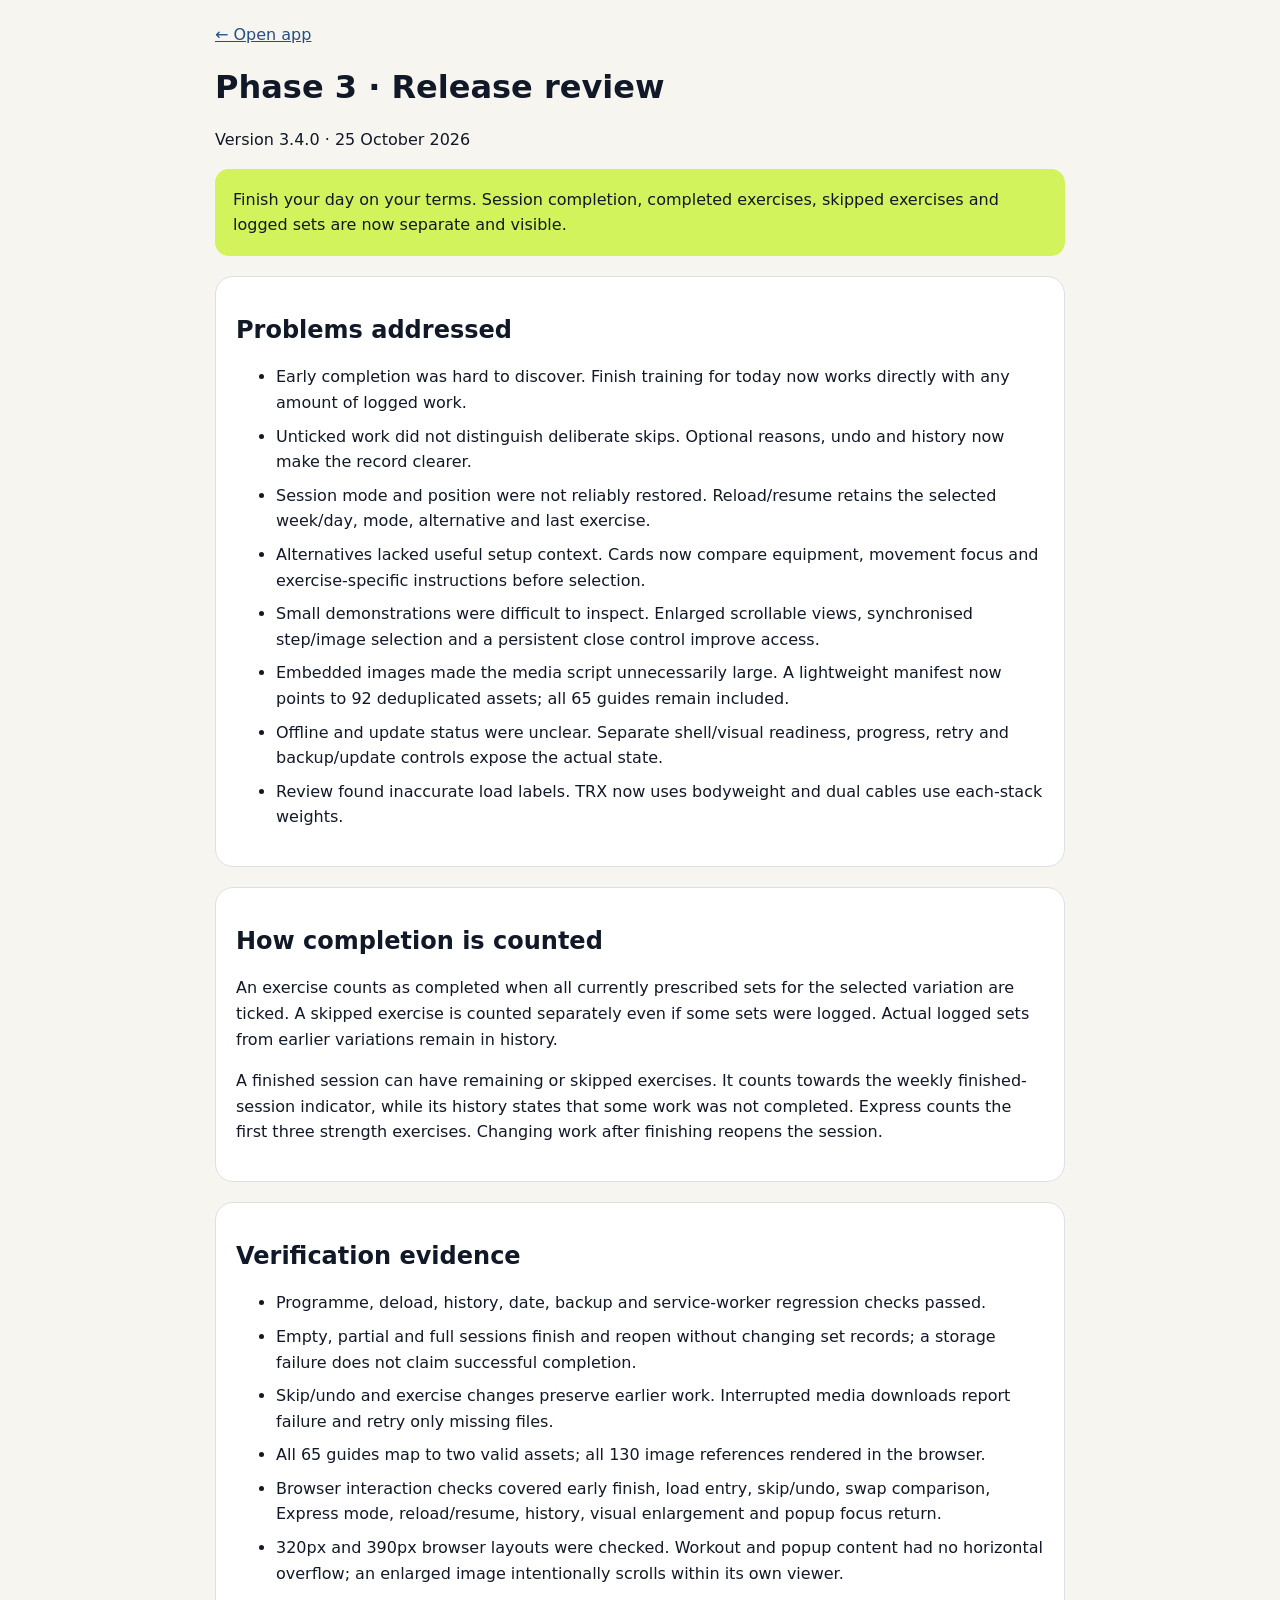
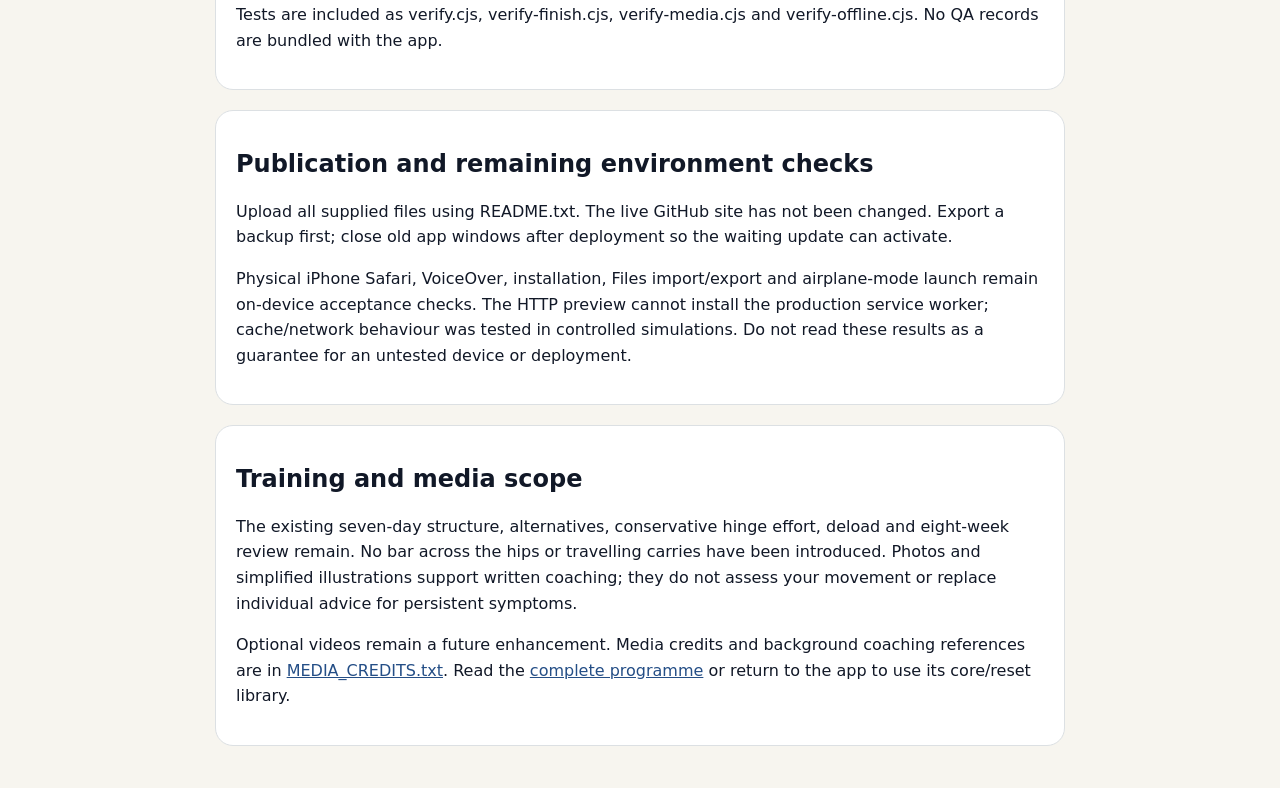
<file: review.html>
<!doctype html><html lang="en-AU"><head><meta charset="utf-8"><meta name="viewport" content="width=device-width,initial-scale=1"><title>Phase 3 · Release review</title><style>body{font:16px/1.6 system-ui;background:#f7f5ef;color:#111827;max-width:850px;margin:auto;padding:22px}section{background:#fff;padding:20px;border:1px solid #dce0e3;border-radius:18px;margin:20px 0}h1,h2{line-height:1.15}a{color:#244e86}li{margin:8px 0}.note{padding:18px;background:#d3f35c;border-radius:14px}@media print{section{break-inside:avoid}body{font-size:11px}}</style></head><body><a href="index.html">← Open app</a><h1>Phase 3 · Release review</h1><p>Version 3.4.0 · 25 October 2026</p><div class="note">Finish your day on your terms. Session completion, completed exercises, skipped exercises and logged sets are now separate and visible.</div><section><h2>Problems addressed</h2><ul><li>Early completion was hard to discover. Finish training for today now works directly with any amount of logged work.</li><li>Unticked work did not distinguish deliberate skips. Optional reasons, undo and history now make the record clearer.</li><li>Session mode and position were not reliably restored. Reload/resume retains the selected week/day, mode, alternative and last exercise.</li><li>Alternatives lacked useful setup context. Cards now compare equipment, movement focus and exercise-specific instructions before selection.</li><li>Small demonstrations were difficult to inspect. Enlarged scrollable views, synchronised step/image selection and a persistent close control improve access.</li><li>Embedded images made the media script unnecessarily large. A lightweight manifest now points to 92 deduplicated assets; all 65 guides remain included.</li><li>Offline and update status were unclear. Separate shell/visual readiness, progress, retry and backup/update controls expose the actual state.</li><li>Review found inaccurate load labels. TRX now uses bodyweight and dual cables use each-stack weights.</li></ul></section><section><h2>How completion is counted</h2><p>An exercise counts as completed when all currently prescribed sets for the selected variation are ticked. A skipped exercise is counted separately even if some sets were logged. Actual logged sets from earlier variations remain in history.</p><p>A finished session can have remaining or skipped exercises. It counts towards the weekly finished-session indicator, while its history states that some work was not completed. Express counts the first three strength exercises. Changing work after finishing reopens the session.</p></section><section><h2>Verification evidence</h2><ul><li>Programme, deload, history, date, backup and service-worker regression checks passed.</li><li>Empty, partial and full sessions finish and reopen without changing set records; a storage failure does not claim successful completion.</li><li>Skip/undo and exercise changes preserve earlier work. Interrupted media downloads report failure and retry only missing files.</li><li>All 65 guides map to two valid assets; all 130 image references rendered in the browser.</li><li>Browser interaction checks covered early finish, load entry, skip/undo, swap comparison, Express mode, reload/resume, history, visual enlargement and popup focus return.</li><li>320px and 390px browser layouts were checked. Workout and popup content had no horizontal overflow; an enlarged image intentionally scrolls within its own viewer.</li></ul><p>Tests are included as verify.cjs, verify-finish.cjs, verify-media.cjs and verify-offline.cjs. No QA records are bundled with the app.</p></section><section><h2>Publication and remaining environment checks</h2><p>Upload all supplied files using README.txt. The live GitHub site has not been changed. Export a backup first; close old app windows after deployment so the waiting update can activate.</p><p>Physical iPhone Safari, VoiceOver, installation, Files import/export and airplane-mode launch remain on-device acceptance checks. The HTTP preview cannot install the production service worker; cache/network behaviour was tested in controlled simulations. Do not read these results as a guarantee for an untested device or deployment.</p></section><section><h2>Training and media scope</h2><p>The existing seven-day structure, alternatives, conservative hinge effort, deload and eight-week review remain. No bar across the hips or travelling carries have been introduced. Photos and simplified illustrations support written coaching; they do not assess your movement or replace individual advice for persistent symptoms.</p><p>Optional videos remain a future enhancement. Media credits and background coaching references are in <a href="MEDIA_CREDITS.txt">MEDIA_CREDITS.txt</a>. Read the <a href="programme.html">complete programme</a> or return to the app to use its core/reset library.</p></section></body></html>
</file>
